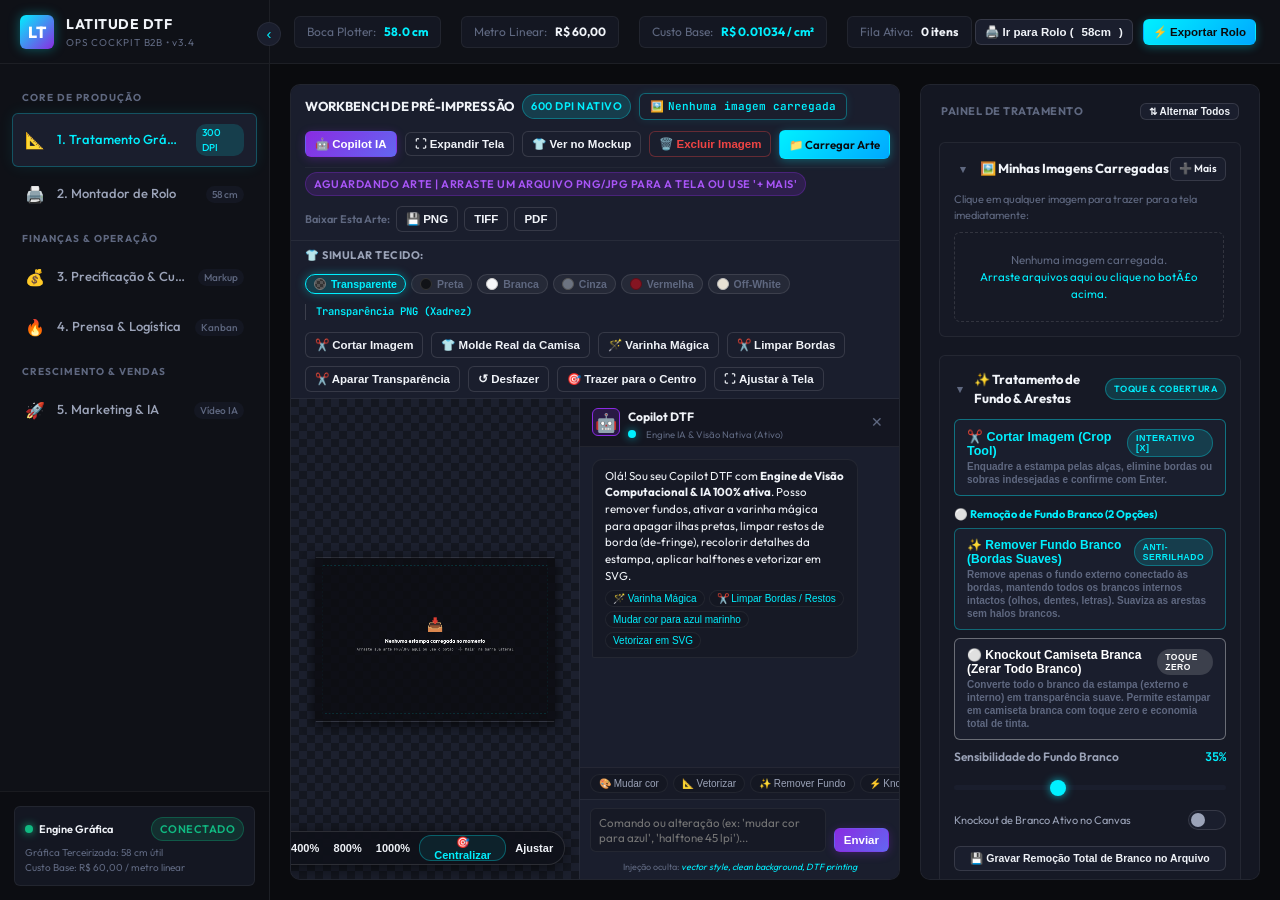
<file: index.html>
<!DOCTYPE html>
<html lang="pt-BR">
<head>
  <meta charset="UTF-8">
  <meta name="viewport" content="width=device-width, initial-scale=1.0">
  <title>Latitude DTF Ops Cockpit // Gestão Operacional de Estamparia DTF</title>
  <meta name="description" content="Cockpit B2B fechado para automação de pré-impressão gráfica DTF, montagem de rolo de 58cm com auto-nesting, precificação por cm² e controle de prensagem térmica.">

  <!-- Fontes Modernas de Alta Precisão (Outfit & JetBrains Mono) -->
  <link rel="preconnect" href="https://fonts.googleapis.com">
  <link rel="preconnect" href="https://fonts.gstatic.com" crossorigin>
  <link href="https://fonts.googleapis.com/css2?family=JetBrains+Mono:wght@400;500;700&family=Outfit:wght@300;400;500;600;700;800;900&display=swap" rel="stylesheet">

  <!-- Estilos da Aplicação -->
  <link rel="stylesheet" href="css/design-system.css">
  <link rel="stylesheet" href="css/modules.css">
</head>
<body>

  <div class="app-container">
    
    <!-- SIDEBAR LATERAL NAVEGACIONAL (ESTILO ADOBE / FIGMA) -->
    <aside class="sidebar" id="appSidebar">
      <button type="button" class="sidebar-collapse-btn" id="btnSidebarCollapse" title="Recolher / expandir menu (Ctrl+B)" aria-label="Recolher menu lateral">‹</button>
      <div class="sidebar-header">
        <div class="brand-icon">LT</div>
        <div class="brand-text">
          <h1>LATITUDE DTF</h1>
          <p>OPS COCKPIT B2B • v3.4</p>
        </div>
      </div>

      <nav class="sidebar-nav">
        <div class="nav-section-title">Core de Produção</div>
        
        <div class="nav-item active" data-tab="module-image-engine" id="navItemImageEngine" title="1. Tratamento Gráfico">
          <span class="icon">📐</span>
          <span class="nav-label">1. Tratamento Gráfico</span>
          <span class="item-badge">300 DPI</span>
        </div>

        <div class="nav-item" data-tab="module-gang-sheet" id="navItemGangSheet" title="2. Montador de Rolo">
          <span class="icon">🖨️</span>
          <span class="nav-label">2. Montador de Rolo</span>
          <span class="item-badge" id="sidebarRollBadge">58 cm</span>
        </div>

        <div class="nav-section-title">Finanças & Operação</div>

        <div class="nav-item" data-tab="module-pricing" id="navItemPricing" title="3. Precificação & Custos">
          <span class="icon">💰</span>
          <span class="nav-label">3. Precificação & Custos</span>
          <span class="item-badge">Markup</span>
        </div>

        <div class="nav-item" data-tab="module-production" id="navItemProduction" title="4. Prensa & Logística">
          <span class="icon">🔥</span>
          <span class="nav-label">4. Prensa & Logística</span>
          <span class="item-badge">Kanban</span>
        </div>

        <div class="nav-section-title">Crescimento & Vendas</div>

        <div class="nav-item" data-tab="module-marketing" id="navItemMarketing" title="5. Marketing & IA">
          <span class="icon">🚀</span>
          <span class="nav-label">5. Marketing & IA</span>
          <span class="item-badge">Vídeo IA</span>
        </div>
      </nav>

      <div class="sidebar-footer">
        <div class="server-status-card">
          <div style="display: flex; align-items: center; justify-content: space-between; margin-bottom: 4px;">
            <span style="font-weight: 600; color: var(--text-primary);"><span class="status-dot online"></span>Engine Gráfica</span>
            <span class="badge badge-green">Conectado</span>
          </div>
          <div style="color: var(--text-muted); font-size: 10px;">
            Gráfica Terceirizada: 58 cm útil<br>
            Custo Base: R$ 60,00 / metro linear
          </div>
        </div>
      </div>
    </aside>

    <!-- ÁREA PRINCIPAL DA WORKSTATION -->
    <div class="main-wrapper">
      
      <!-- HEADER OPERACIONAL COM MÉTRICAS EM TEMPO REAL -->
      <header class="top-header">
        <div class="metrics-strip">
          <div class="metric-pill">
            <span class="label">Boca Plotter:</span>
            <span class="value highlight" id="headerPlotterMouthDisplay">58.0 cm</span>
          </div>
          <div class="metric-pill">
            <span class="label">Metro Linear:</span>
            <span class="value">R$ 60,00</span>
          </div>
          <div class="metric-pill">
            <span class="label">Custo Base:</span>
            <span class="value highlight" id="metricCm2Cost">R$ 0,01034 / cm²</span>
          </div>
          <div class="metric-pill">
            <span class="label">Fila Ativa:</span>
            <span class="value" id="rollQueueCount">4 itens</span>
          </div>
        </div>

        <div class="header-actions">
          <button class="btn btn-secondary btn-sm" onclick="document.getElementById('navItemGangSheet').click()" style="white-space: nowrap;">
            🖨️ Ir para Rolo (<span id="headerSmallPlotterWidth">58cm</span>)
          </button>
          <button class="btn btn-primary btn-sm" onclick="window.gangSheetService.exportForPrintShop('PNG')" style="white-space: nowrap;">
            ⚡ Exportar Rolo
          </button>
        </div>
      </header>

      <!-- CONTEÚDO DOS MÓDULOS -->
      <main class="module-content">

        <!-- ================================================================ -->
        <!-- MÓDULO 1: TRATAMENTO GRÁFICO (ENGINE DE IMAGEM 300 DPI)          -->
        <!-- ================================================================ -->
        <section class="module-pane active" id="module-image-engine">
          <div class="image-studio">
            
            <!-- VIEWPORT DO CANVAS -->
            <div class="canvas-viewport-box">
              <div class="viewport-toolbar responsive-toolbar">
                <div class="toolbar-top-row">
                  <div class="toolbar-group">
                    <span style="font-weight: 700; font-size: 13px; color: var(--text-primary); white-space: nowrap;">WORKBENCH DE PRÉ-IMPRESSÃO</span>
                    <span class="badge badge-cyan" id="topbarDpiBadge">600 DPI NATIVO</span>
                    <span class="active-filename-badge font-mono" id="activeImageBadge" title="Imagem Ativa em Edição">
                      <span style="color: var(--accent-cyan); margin-right: 4px;">🖼️</span><span id="activeImageFilename">Nenhuma imagem carregada</span>
                    </span>
                  </div>
                  <div class="toolbar-actions">
                    <button class="btn btn-accent btn-sm" id="btnToggleCopilotPanel" onclick="window.aiCopilotService.togglePanel()" title="Terminal Copilot IA ao lado do Canvas">
                      🤖 Copilot IA
                    </button>
                    <button class="btn btn-secondary btn-sm" id="btnToggleCanvasFocus" onclick="window.imageEngineService.toggleFocusMode()" title="Expandir área do Canvas na tela inteira">
                      ⛶ Expandir Tela
                    </button>
                    <button class="btn btn-secondary btn-sm" onclick="window.imageEngineService.openQuickMockupModal()" title="Ver como fica na camiseta">
                      👕 Ver no Mockup
                    </button>
                    <button class="btn btn-secondary btn-sm" onclick="window.imageEngineService.clearActiveArtwork()" title="Excluir ou descarregar esta arte da tela" style="color: var(--accent-red); border-color: rgba(239, 68, 68, 0.35);">
                      🗑️ Excluir Imagem
                    </button>
                    <label class="btn btn-primary btn-sm" style="cursor: pointer; gap: 6px; white-space: nowrap;">
                      📁 Carregar Arte
                      <input type="file" id="imageFileInput" accept="image/*" multiple style="display: none;">
                    </label>
                  </div>
                </div>

                <div class="toolbar-bottom-row">
                  <span class="badge badge-purple" id="canvasRulerInfo">GRADE: GG | 32 × 42 CM | 7559 × 9921 PX (600 DPI) | ÁREA: 1344 CM² | CUSTO DTF: R$ 13.90</span>
                  
                  <div class="export-dropdown-group">
                    <span style="font-size: 11px; color: var(--text-muted); font-weight: 600;">Baixar Esta Arte:</span>
                    <button class="btn btn-secondary btn-sm" onclick="window.imageEngineService.exportSingleArtwork('PNG')" title="Baixar PNG transparente">💾 PNG</button>
                    <button class="btn btn-secondary btn-sm" onclick="window.imageEngineService.exportSingleArtwork('TIFF')" title="Baixar TIFF CMYK/RGB em alta resolução">TIFF</button>
                    <button class="btn btn-secondary btn-sm" onclick="window.imageEngineService.exportSingleArtwork('PDF')" title="Baixar PDF vetorial calibrado em cm">PDF</button>
                  </div>
                </div>
              </div>

              <!-- FAIXA DE CONTROLE DE VISUALIZAÇÃO: TECIDO & CENTRALIZAÇÃO (NÃO COBRE A IMAGEM) -->
              <div class="workbench-substrip">
                <div class="substrip-left">
                  <span class="substrip-label">👕 Simular Tecido:</span>
                  <div class="fabric-sim-btn-group">
                    <button class="sim-fabric-btn active" data-bg="checkerboard" onclick="window.imageEngineService.setCanvasBackground('checkerboard')" title="Transparência PNG pura">
                      <span class="sim-swatch swatch-check"></span> <span>Transparente</span>
                    </button>
                    <button class="sim-fabric-btn" data-bg="black" onclick="window.imageEngineService.setCanvasBackground('black')" title="Camiseta Preta (Visualizar Knockout Toque Zero)">
                      <span class="sim-swatch" style="background: #111317; border: 1px solid #333;"></span> <span>Preta</span>
                    </button>
                    <button class="sim-fabric-btn" data-bg="white" onclick="window.imageEngineService.setCanvasBackground('white')" title="Camiseta Branca">
                      <span class="sim-swatch" style="background: #f7f8fa; border: 1px solid #ccc;"></span> <span>Branca</span>
                    </button>
                    <button class="sim-fabric-btn" data-bg="gray" onclick="window.imageEngineService.setCanvasBackground('gray')" title="Cinza Mescla">
                      <span class="sim-swatch" style="background: #6c7380; border: 1px solid #555;"></span> <span>Cinza</span>
                    </button>
                    <button class="sim-fabric-btn" data-bg="red" onclick="window.imageEngineService.setCanvasBackground('red')" title="Vermelha Carmim">
                      <span class="sim-swatch" style="background: #851522; border: 1px solid #5c0e18;"></span> <span>Vermelha</span>
                    </button>
                    <button class="sim-fabric-btn" data-bg="offwhite" onclick="window.imageEngineService.setCanvasBackground('offwhite')" title="Off-White Bege">
                      <span class="sim-swatch" style="background: #e8e2d5; border: 1px solid #bbb;"></span> <span>Off-White</span>
                    </button>
                  </div>
                  <span class="fabric-active-indicator font-mono" id="canvasBgModeLabel">Transparência PNG (Xadrez)</span>
                </div>

                <div class="substrip-right">
                  <button type="button" class="btn btn-secondary btn-sm" id="btnSubstripCrop" onclick="window.imageEngineService.toggleCropMode()" title="Cortar imagem: recorte livre ou proporção fixa com retângulo interativo [Atalho: X]">
                    ✂️ Cortar Imagem
                  </button>
                  <button type="button" class="btn btn-secondary btn-sm" id="btnSubstripShirtSim" onclick="window.imageEngineService.toggleShirtSimulation()" title="Simular estampa na medida exata da camiseta selecionada do fornecedor [Medidas Reais em cm]">
                    👕 Molde Real da Camisa
                  </button>
                  <button type="button" class="btn btn-secondary btn-sm" id="btnSubstripWand" onclick="window.imageEngineService.toggleMagicWand()" title="Ativar Varinha Mágica: clique sobre qualquer área preta ou fundo indesejado para apagar [Atalho: W]">
                    🪄 Varinha Mágica
                  </button>
                  <button type="button" class="btn btn-secondary btn-sm" onclick="window.imageEngineService.cleanArtworkEdges(1)" title="Eliminar halos escuros e restos de preto nas bordas (Choke 1px + De-fringe)">
                    ✂️ Limpar Bordas
                  </button>
                  <button type="button" class="btn btn-secondary btn-sm" onclick="window.imageEngineService.trimActiveArtworkTransparency()" title="Aparar margens transparentes vazias para que a estampa corresponda 100% à arte visível">
                    ✂️ Aparar Transparência
                  </button>
                  <button type="button" class="btn btn-secondary btn-sm" onclick="window.imageEngineService.undoLastAction()" title="Desfazer última alteração [Ctrl+Z]">
                    ↺ Desfazer
                  </button>
                  <button type="button" class="btn btn-secondary btn-sm" onclick="window.imageEngineService.centerArtwork(false)" title="Trazer a estampa exatamente para o centro do Canvas (Atalho: C)">
                    🎯 Trazer para o Centro
                  </button>
                  <button type="button" class="btn btn-secondary btn-sm" onclick="window.imageEngineService.centerArtwork(true)" title="Ajustar tamanho da imagem para caber na tela (Atalho: F)">
                    ⛶ Ajustar à Tela
                  </button>
                </div>
              </div>

              <!-- LINHA PRINCIPAL DO WORKBENCH: CANVAS 100% DESOBSTRUÍDO + COPILOT IA -->
              <div class="canvas-copilot-row">
                <div class="viewport-canvas-center checkerboard-bg">
                  <!-- Dropzone Overlay ao arrastar arquivos -->
                  <div class="dropzone-overlay" id="canvasDropOverlay">
                    <div class="dropzone-content">
                      <div style="font-size: 38px; margin-bottom: 8px;">📥</div>
                      <strong style="font-size: 16px; color: var(--accent-cyan);">Solte sua imagem aqui</strong>
                      <p style="font-size: 12px; color: var(--text-secondary); margin-top: 4px;">Suporte a múltiplos arquivos PNG, JPG, WebP e TIFF</p>
                    </div>
                  </div>

                  <!-- BARRA FLUTUANTE DE CORTE INTERATIVO (CROP TOOL) -->
                  <div class="crop-floating-bar" id="cropFloatingBar" style="display: none;">
                    <div class="crop-bar-title font-mono">✂️ CORTE INTERATIVO</div>
                    <div class="crop-bar-info font-mono" id="cropBarInfo">0 × 0 px</div>
                    <div class="crop-bar-ratios">
                      <button type="button" class="crop-ratio-btn active" id="btnCropAspectFree" data-ratio="free" onclick="window.imageEngineService.setCropAspect('free')">Livre</button>
                      <button type="button" class="crop-ratio-btn" id="btnCropAspect11" data-ratio="1:1" onclick="window.imageEngineService.setCropAspect('1:1')">1:1 (Quadrado)</button>
                      <button type="button" class="crop-ratio-btn" id="btnCropAspectOrig" data-ratio="original" onclick="window.imageEngineService.setCropAspect('original')">Original</button>
                      <button type="button" class="crop-ratio-btn" onclick="window.imageEngineService.snapCropToArtwork()" title="Ajusta o retângulo aos limites exatos da estampa visível">Auto-Detectar</button>
                    </div>
                    <div class="crop-bar-actions">
                      <button type="button" class="btn btn-secondary btn-sm" onclick="window.imageEngineService.cancelCrop()" title="Cancelar corte (Esc)">✕ Cancelar</button>
                      <button type="button" class="btn btn-primary btn-sm" onclick="window.imageEngineService.applyCrop()" title="Confirmar corte (Enter)">✓ Aplicar Corte</button>
                    </div>
                  </div>

                  <!-- SUPER ZOOM NO CANVAS (ATÉ 1000% COM PAN DIRETO E CENTRALIZADOR) -->
                  <div class="canvas-zoom-floating-bar">
                    <button class="zoom-btn" onclick="window.imageEngineService.zoomOut()" title="Diminuir Zoom">−</button>
                    <span class="zoom-level-text font-mono" id="canvasZoomDisplay">100%</span>
                    <button class="zoom-btn" onclick="window.imageEngineService.zoomIn()" title="Aumentar Zoom">+</button>
                    <button class="zoom-btn" onclick="window.imageEngineService.setZoomQuick(0.5)">50%</button>
                    <button class="zoom-btn" onclick="window.imageEngineService.setZoomQuick(1.0)">100%</button>
                    <button class="zoom-btn" onclick="window.imageEngineService.setZoomQuick(2.0)">200%</button>
                    <button class="zoom-btn" onclick="window.imageEngineService.setZoomQuick(4.0)">400%</button>
                    <button class="zoom-btn" onclick="window.imageEngineService.setZoomQuick(8.0)">800%</button>
                    <button class="zoom-btn" onclick="window.imageEngineService.setZoomQuick(10.0)">1000%</button>
                    <button class="zoom-btn zoom-btn-center" onclick="window.imageEngineService.centerArtwork(false)" title="Trazer imagem para o centro da tela (Atalho: C)">🎯 Centralizar</button>
                    <button class="zoom-btn" onclick="window.imageEngineService.setZoomQuick('fit')" title="Ajustar à Tela (Atalho: F)">Ajustar</button>
                  </div>

                  <canvas id="artEngineCanvas"></canvas>
                </div>

                <!-- TERMINAL COPILOT IA (INTEGRADO AO LADO DO CANVAS) -->
                <aside class="copilot-panel" id="copilotChatPanel">
                  <div class="copilot-header">
                    <div style="display: flex; align-items: center; gap: 8px;">
                      <span class="copilot-badge-icon">🤖</span>
                      <div>
                        <strong style="font-size: 12px; color: var(--text-primary);">Copilot DTF</strong>
                        <div style="font-size: 9.5px; color: var(--text-muted); display: flex; align-items: center; gap: 4px;">
                          <span class="status-dot online" id="copilotBackendStatus"></span>
                          <span id="copilotBackendText">Engine Local / IA</span>
                        </div>
                      </div>
                    </div>
                    <button type="button" class="btn-icon-subtle" id="btnCopilotToggleClose" title="Fechar painel do Copilot">✕</button>
                  </div>

                  <div class="copilot-messages" id="copilotMessagesList">
                    <!-- Mensagens inseridas via aiCopilot.js -->
                  </div>

                  <div class="copilot-quick-prompts">
                    <button type="button" class="copilot-chip" data-prompt="mudar a cor principal para vermelho">🎨 Mudar cor</button>
                    <button type="button" class="copilot-chip" data-prompt="vetorizar estampa para svg">📐 Vetorizar</button>
                    <button type="button" class="copilot-chip" data-prompt="remover fundo mantendo contorno">✨ Remover Fundo</button>
                    <button type="button" class="copilot-chip" data-prompt="aplicar knockout para camisa preta">⚡ Knockout</button>
                  </div>

                  <div class="copilot-input-box">
                    <textarea class="copilot-textarea" id="copilotChatInput" placeholder="Comando ou alteração (ex: 'mudar cor para azul', 'halftone 45 lpi')..." rows="2"></textarea>
                    <button type="button" class="btn btn-accent btn-sm" id="btnCopilotSend">Enviar</button>
                  </div>
                  <div class="copilot-hint-info">Injeção oculta: <i>vector style, clean background, DTF printing</i></div>
                </aside>
              </div>
            </div>

            <!-- PAINEL LATERAL DE FERRAMENTAS GRÁFICAS -->
            <div class="studio-tools-panel">
              
              <!-- Barra Superior de Controle do Painel -->
              <div style="display: flex; align-items: center; justify-content: space-between; margin-bottom: 4px; padding: 0 2px;">
                <span style="font-size: 11px; font-weight: 700; color: var(--text-muted); text-transform: uppercase; letter-spacing: 0.5px;">Painel de Tratamento</span>
                <button type="button" class="btn btn-secondary btn-sm" onclick="window.toggleAllToolBlocks()" style="font-size: 10px; padding: 2px 8px;" title="Recolher ou expandir todas as sessões">
                  ⇅ Alternar Todos
                </button>
              </div>

              <!-- 1. Galeria das Imagens Carregadas pelo Usuário -->
              <div class="tool-block" id="blockUploadedGallery">
                <div class="tool-block-header">
                  <div class="tool-block-header-left">
                    <span class="tool-block-chevron">▾</span>
                    <span>🖼️ Minhas Imagens Carregadas</span>
                  </div>
                  <div class="tool-block-header-right">
                    <label class="btn btn-secondary btn-sm" style="cursor: pointer; padding: 3px 8px; font-size: 10.5px;" title="Carregar nova imagem">
                      ➕ Mais
                      <input type="file" id="imageFileInputMulti" accept="image/*" multiple style="display: none;">
                    </label>
                  </div>
                </div>
                <div style="font-size: 11px; color: var(--text-muted); margin-bottom: 8px;">
                  Clique em qualquer imagem para trazer para a tela imediatamente:
                </div>
                <div class="uploaded-gallery-list" id="uploadedGalleryContainer">
                  <!-- Renderizado dinamicamente via imageEngine.js -->
                </div>
              </div>

              <!-- 2. TRATAMENTO DE FUNDO & KNOCKOUT (Ações mais utilizadas no topo) -->
              <div class="tool-block" id="blockBgKnockout">
                <div class="tool-block-header">
                  <div class="tool-block-header-left">
                    <span class="tool-block-chevron">▾</span>
                    <span>✨ Tratamento de Fundo & Arestas</span>
                  </div>
                  <div class="tool-block-header-right">
                    <span class="badge badge-cyan" style="font-size: 9px;">Toque & Cobertura</span>
                  </div>
                </div>
                
                <!-- 1. FERRAMENTA DE CORTE INTERATIVO (CROP TOOL) -->
                <button type="button" class="btn btn-secondary" id="btnSidebarCrop" onclick="window.imageEngineService.toggleCropMode()" style="display: flex; flex-direction: column; align-items: flex-start; text-align: left; padding: 9px 12px; gap: 2px; border-color: rgba(0, 240, 255, 0.4); margin-bottom: 10px;">
                  <div style="display: flex; align-items: center; justify-content: space-between; width: 100%;">
                    <strong style="color: var(--accent-cyan); font-size: 12.5px;">✂️ Cortar Imagem (Crop Tool)</strong>
                    <span class="badge badge-cyan" style="font-size: 9px;">Interativo [X]</span>
                  </div>
                  <span style="font-size: 10px; color: var(--text-muted); line-height: 1.3;">
                    Enquadre a estampa pelas alças, elimine bordas ou sobras indesejadas e confirme com Enter.
                  </span>
                </button>

                <!-- 2. REMOÇÃO DE FUNDO BRANCO (2 OPÇÕES DEDICADAS) -->
                <div style="font-size: 11px; font-weight: 700; color: var(--accent-cyan); margin-bottom: 6px; display: flex; align-items: center; gap: 5px;">
                  <span>⚪ Remoção de Fundo Branco (2 Opções)</span>
                </div>
                <div style="display: flex; flex-direction: column; gap: 8px; margin-bottom: 8px;">
                  <!-- Opção 1: Remover Fundo Branco Suavizado -->
                  <button class="btn btn-secondary" onclick="window.imageEngineService.removeWhiteBackgroundContour()" style="display: flex; flex-direction: column; align-items: flex-start; text-align: left; padding: 9px 12px; gap: 2px; border-color: rgba(0, 240, 255, 0.35);">
                    <div style="display: flex; align-items: center; justify-content: space-between; width: 100%;">
                      <strong style="color: var(--accent-cyan); font-size: 12px;">✨ Remover Fundo Branco (Bordas Suaves)</strong>
                      <span class="badge badge-cyan" style="font-size: 8.5px;">Anti-Serrilhado</span>
                    </div>
                    <span style="font-size: 10px; color: var(--text-muted); line-height: 1.3;">
                      Remove <b>apenas o fundo externo</b> conectado às bordas, mantendo <b>todos os brancos internos intactos</b> (olhos, dentes, letras). Suaviza as arestas sem halos brancos.
                    </span>
                  </button>

                  <!-- Opção 2: Knockout para Camiseta Branca (Zerar Todo Branco) -->
                  <button class="btn btn-secondary" onclick="window.imageEngineService.knockoutForWhiteShirt()" style="display: flex; flex-direction: column; align-items: flex-start; text-align: left; padding: 9px 12px; gap: 2px; border-color: rgba(255, 255, 255, 0.35);">
                    <div style="display: flex; align-items: center; justify-content: space-between; width: 100%;">
                      <strong style="color: #ffffff; font-size: 12px;">⚪ Knockout Camiseta Branca (Zerar Todo Branco)</strong>
                      <span class="badge" style="background: rgba(255, 255, 255, 0.15); color: #fff; font-size: 8.5px;">Toque Zero</span>
                    </div>
                    <span style="font-size: 10px; color: var(--text-muted); line-height: 1.3;">
                      Converte <b>todo o branco da estampa (externo e interno) em transparência suave</b>. Permite estampar em camiseta branca com toque zero e economia total de tinta.
                    </span>
                  </button>
                </div>

                <div class="form-group" style="margin-top: 6px; margin-bottom: 6px;">
                  <div class="form-label">
                    <span>Sensibilidade do Fundo Branco</span>
                    <span id="whiteToleranceVal" class="font-mono" style="color: var(--accent-cyan); font-weight: 700;">35%</span>
                  </div>
                  <input type="range" id="sliderWhiteRemovalTolerance" min="5" max="85" value="35" oninput="window.imageEngineService.setWhiteTolerance(this.value)">
                </div>

                <div class="toggle-wrapper" style="margin-bottom: 6px;">
                  <span style="font-size: 11px; color: var(--text-secondary);">Knockout de Branco Ativo no Canvas</span>
                  <label class="toggle-switch">
                    <input type="checkbox" id="toggleWhiteKnockout">
                    <span class="slider-round"></span>
                  </label>
                </div>

                <button type="button" class="btn btn-secondary btn-sm" onclick="window.imageEngineService.applyPermanentWhiteKnockout()" style="width: 100%; margin-bottom: 12px; font-size: 10.5px; padding: 5px 8px;" title="Converte permanentemente todo o branco da imagem em transparência e apara as bordas">
                  💾 Gravar Remoção Total de Branco no Arquivo
                </button>

                <!-- 3. OUTROS TRATAMENTOS DE FUNDO & CAMISETA PRETA -->
                <div style="font-size: 11px; font-weight: 700; color: var(--text-secondary); margin-bottom: 6px;">
                  <span>Outros Tratamentos de Fundo:</span>
                </div>
                
                <div style="display: flex; flex-direction: column; gap: 8px;">
                  <!-- Botão: Apenas Remover Fundo -->
                  <button class="btn btn-secondary" onclick="window.imageEngineService.removeBackgroundOnly()" style="display: flex; flex-direction: column; align-items: flex-start; text-align: left; padding: 9px 12px; gap: 2px;">
                    <div style="display: flex; align-items: center; justify-content: space-between; width: 100%;">
                      <strong style="color: var(--accent-cyan); font-size: 12.5px;">✨ Apenas Remover Fundo</strong>
                      <span class="badge badge-cyan" style="font-size: 9px;">Anime / Mangá</span>
                    </div>
                    <span style="font-size: 10px; color: var(--text-muted); line-height: 1.3;">
                      Remove o fundo mantendo <b>todo o preto e cores sólidas intactos</b> (cobertura total de tinta branca por baixo).
                    </span>
                  </button>

                  <!-- Botão: Knockout para Camisa Preta -->
                  <button class="btn btn-secondary" onclick="window.imageEngineService.knockoutForBlackShirt()" style="display: flex; flex-direction: column; align-items: flex-start; text-align: left; padding: 9px 12px; gap: 2px;">
                    <div style="display: flex; align-items: center; justify-content: space-between; width: 100%;">
                      <strong style="color: var(--accent-amber); font-size: 12.5px;">⚡ Knockout para Camisa Preta</strong>
                      <span class="badge badge-amber" style="font-size: 9px;">Economia & Toque Zero</span>
                    </div>
                    <span style="font-size: 10px; color: var(--text-muted); line-height: 1.3;">
                      Remove o fundo e <b>zera tons pretos</b> para o tecido preto preencher o desenho.
                    </span>
                  </button>
                </div>

                <div class="form-group" style="margin-top: 10px; margin-bottom: 6px;">
                  <div class="form-label">
                    <span>Sensibilidade / Tolerância da Remoção</span>
                    <span id="bgToleranceVal" class="font-mono" style="color: var(--accent-cyan); font-weight: 700;">35%</span>
                  </div>
                  <input type="range" id="sliderBgRemovalTolerance" min="5" max="90" value="35" oninput="window.imageEngineService.setBgTolerance(this.value)">
                </div>

                <div class="toggle-wrapper" style="margin-bottom: 10px;">
                  <span style="font-size: 11px; color: var(--text-secondary);" id="labelIncludeIslands">Eliminar Ilhas / Vazados (Chifres, Letras)</span>
                  <label class="toggle-switch">
                    <input type="checkbox" id="toggleBgIncludeIslands" onchange="window.imageEngineService.setIncludeIslands(this.checked)">
                    <span class="slider-round"></span>
                  </label>
                </div>

                <!-- FERRAMENTAS DE PRECISÃO: VARINHA MÁGICA & TRATAMENTO DE BORDAS -->
                <div style="background: rgba(0, 0, 0, 0.25); border: 1px solid var(--border-subtle); border-radius: var(--radius-sm); padding: 10px; margin-bottom: 10px;">
                  <div style="display: flex; align-items: center; justify-content: space-between; margin-bottom: 8px;">
                    <strong style="font-size: 11.5px; color: var(--accent-cyan); display: flex; align-items: center; gap: 5px;">
                      🪄 Varinha Mágica & Bordas
                    </strong>
                    <span class="badge badge-cyan" style="font-size: 8.5px;">Clique & Apague</span>
                  </div>
                  
                  <div style="display: grid; grid-template-columns: 1fr 1fr; gap: 6px; margin-bottom: 8px;">
                    <button type="button" class="btn btn-secondary btn-sm" id="btnToggleMagicWand" onclick="window.imageEngineService.toggleMagicWand()" title="Ativar modo de clique para apagar [Atalho: W]" style="padding: 6px 4px; font-size: 11px;">
                      🪄 Varinha (W)
                    </button>
                    <button type="button" class="btn btn-secondary btn-sm" onclick="window.imageEngineService.undoLastAction()" title="Desfazer última remoção [Ctrl+Z]" style="padding: 6px 4px; font-size: 11px;">
                      ↺ Desfazer (Ctrl+Z)
                    </button>
                  </div>

                  <div style="font-size: 10px; color: var(--text-muted); margin-bottom: 6px;">
                    Eliminar restos de preto e halos nas bordas (Choke):
                  </div>
                  <div style="display: grid; grid-template-columns: 1fr 1fr; gap: 6px;">
                    <button type="button" class="btn btn-secondary btn-sm" onclick="window.imageEngineService.cleanArtworkEdges(1)" title="Encolhe a borda em 1px eliminando a linha preta residual" style="padding: 5px 3px; font-size: 10.5px;">
                      ✂️ Limpar Bordas (1px)
                    </button>
                    <button type="button" class="btn btn-secondary btn-sm" onclick="window.imageEngineService.cleanArtworkEdges(2)" title="Encolhimento mais forte de 2px para arestas muito sujas" style="padding: 5px 3px; font-size: 10.5px;">
                      ✂️ Choke Forte (2px)
                    </button>
                  </div>
                </div>

                <div class="toggle-wrapper" style="margin-top: 6px;">
                  <span style="font-size: 11.5px; color: var(--text-secondary);">Knockout Ativo no Canvas</span>
                  <label class="toggle-switch">
                    <input type="checkbox" id="toggleBlackKnockout">
                    <span class="slider-round"></span>
                  </label>
                </div>

                <div class="form-group" style="margin-top: 6px; margin-bottom: 4px;">
                  <div class="form-label">
                    <span>Sensibilidade / Tolerância do Preto (Knockout)</span>
                    <span id="knockoutThresholdVal" class="font-mono" style="color: var(--accent-cyan); font-weight: 700;">28</span>
                  </div>
                  <input type="range" id="sliderKnockoutThreshold" min="5" max="80" value="28">
                </div>

                <!-- AUTO-APARAR BORDAS TRANSPARENTES -->
                <button type="button" class="btn btn-secondary btn-sm" id="btnAutoTrimTransparency" onclick="window.imageEngineService.trimActiveArtworkTransparency()" style="width: 100%; margin-top: 6px; padding: 7px 10px; font-size: 11px; display: flex; align-items: center; justify-content: space-between; border-color: rgba(0, 240, 255, 0.4); background: rgba(0, 240, 255, 0.05);" title="Remove todas as sobras vazias ao redor da arte, calibrando a medida exata da estampa e economizando espaço no rolo">
                  <span style="color: var(--accent-cyan); font-weight: 700;">✂️ Auto-Aparar Transparência</span>
                  <span class="badge badge-cyan" id="badgeTrimStatus" style="font-size: 9px;">Calibrar Arte Real</span>
                </button>

                <button class="btn btn-secondary btn-sm" onclick="window.imageEngineService.restoreOriginalArtwork()" style="width: 100%; margin-top: 4px; font-size: 11px;">
                  ↺ Restaurar Imagem Original
                </button>
              </div>

              <!-- 3. DIMENSÕES & TAMANHO DA ESTAMPA (Focado exclusivamente nas medidas da impressão) -->
              <div class="tool-block" id="blockPrintDimensions">
                <div class="tool-block-header">
                  <div class="tool-block-header-left">
                    <span class="tool-block-chevron">▾</span>
                    <span>📐 Dimensões da Estampa</span>
                  </div>
                  <div class="tool-block-header-right">
                    <span class="badge badge-cyan" id="shirtCurrentSpecsBadge">Tam M (28×37 cm)</span>
                  </div>
                </div>

                <div style="font-size: 11px; color: var(--text-muted); margin-bottom: 6px;">
                  Tamanhos padrão da estampa DTF:
                </div>

                <!-- Botões de Tamanhos Padrão da Estampa (Sem poluição de largura de camisa de fornecedor) -->
                <div class="size-grid-buttons supplier-size-grid" id="supplierSizeGridButtons">
                  <!-- Preenchido dinamicamente via renderSupplierSizeButtons() -->
                </div>

                <!-- Sliders e Inputs de Largura e Altura da Estampa em CM -->
                <div class="form-group" style="margin-top: 10px; margin-bottom: 8px;">
                  <div class="form-label">
                    <span>Largura da Estampa (cm)</span>
                    <div style="display: flex; align-items: center; gap: 6px;">
                      <input type="number" id="inputPrintWidthCm" min="5" max="65" step="0.5" value="28.0" style="width: 58px; padding: 2px 4px; font-size: 11px; text-align: right; background: var(--bg-surface); border: 1px solid var(--border-medium); color: var(--accent-cyan); font-weight: 700; border-radius: 4px;" onchange="window.imageEngineService.setPrintDimensionCm(parseFloat(this.value), null, document.getElementById('chkLockAspectRatio').checked)">
                      <span class="font-mono" style="font-size: 10.5px; color: var(--text-secondary);">cm</span>
                    </div>
                  </div>
                  <input type="range" id="sliderPrintWidthCm" min="6" max="55" step="0.5" value="28.0" oninput="window.imageEngineService.setPrintDimensionCm(parseFloat(this.value), null, document.getElementById('chkLockAspectRatio').checked)">
                </div>

                <div class="form-group" style="margin-bottom: 10px;">
                  <div class="form-label">
                    <span>Altura da Estampa (cm)</span>
                    <div style="display: flex; align-items: center; gap: 6px;">
                      <input type="number" id="inputPrintHeightCm" min="5" max="90" step="0.5" value="37.0" style="width: 58px; padding: 2px 4px; font-size: 11px; text-align: right; background: var(--bg-surface); border: 1px solid var(--border-medium); color: var(--accent-cyan); font-weight: 700; border-radius: 4px;" onchange="window.imageEngineService.setPrintDimensionCm(null, parseFloat(this.value), document.getElementById('chkLockAspectRatio').checked)">
                      <span class="font-mono" style="font-size: 10.5px; color: var(--text-secondary);">cm</span>
                    </div>
                  </div>
                  <input type="range" id="sliderPrintHeightCm" min="8" max="70" step="0.5" value="37.0" oninput="window.imageEngineService.setPrintDimensionCm(null, parseFloat(this.value), document.getElementById('chkLockAspectRatio').checked)">
                </div>

                <div style="display: flex; align-items: center; justify-content: space-between; margin-bottom: 10px;">
                  <label style="display: flex; align-items: center; gap: 6px; font-size: 11px; cursor: pointer; color: var(--text-secondary);">
                    <input type="checkbox" id="chkLockAspectRatio" checked onchange="DTFState.imageEngine.lockPrintAspectRatio = this.checked">
                    <span>Manter Proporção Original</span>
                  </label>
                  <button type="button" class="btn btn-secondary btn-sm" onclick="window.imageEngineService.setPrintDimensionCm(DTFState.getCurrentShirtSizeData().defaultPrintWidthCm, DTFState.getCurrentShirtSizeData().defaultPrintHeightCm)" style="font-size: 10px; padding: 2px 6px;">
                    ↺ Padrão da Grade
                  </button>
                </div>

                <!-- Medidor de Proporção no Tórax (Coverage Gauge) -->
                <div class="shirt-coverage-meter" style="background: var(--bg-surface); padding: 8px 10px; border-radius: var(--radius-sm); border: 1px solid var(--border-subtle); margin-bottom: 10px;">
                  <div style="display: flex; justify-content: space-between; align-items: center; margin-bottom: 4px;">
                    <span style="font-size: 10.5px; color: var(--text-secondary);">Cobertura do Tórax:</span>
                    <div style="display: flex; align-items: center; gap: 6px;">
                      <span class="font-mono" id="shirtCoveragePctDisplay" style="font-size: 12px; font-weight: 700; color: var(--accent-cyan);">54%</span>
                      <span class="badge badge-cyan" id="shirtCoverageFeedbackTag" style="font-size: 9px;">Proporção Padrão Ideal</span>
                    </div>
                  </div>
                  <div style="width: 100%; height: 6px; background: rgba(255,255,255,0.08); border-radius: 3px; overflow: hidden;">
                    <div id="shirtCoverageProgressBar" style="width: 54%; height: 100%; background: var(--accent-cyan); transition: width 0.2s ease, background 0.2s ease;"></div>
                  </div>
                </div>

                <!-- Presets Rápidos de Posicionamento -->
                <div style="margin-bottom: 6px; font-size: 10.5px; color: var(--text-muted);">
                  Posicionamento na Peça:
                </div>
                <div class="placement-presets-grid" style="display: grid; grid-template-columns: 1fr 1fr; gap: 6px;">
                  <button type="button" class="btn btn-secondary btn-sm" onclick="window.imageEngineService.setShirtPlacement('chest')" style="font-size: 10.5px; padding: 5px;">
                    🎯 Centro (4 Dedos)
                  </button>
                  <button type="button" class="btn btn-secondary btn-sm" onclick="window.imageEngineService.setShirtPlacement('pocket')" style="font-size: 10.5px; padding: 5px;">
                    👕 Bolso / Pocket
                  </button>
                  <button type="button" class="btn btn-secondary btn-sm" onclick="window.imageEngineService.setShirtPlacement('sleeve')" style="font-size: 10.5px; padding: 5px;">
                    💪 Manga Lateral
                  </button>
                  <button type="button" class="btn btn-secondary btn-sm" onclick="window.imageEngineService.setShirtPlacement('lower')" style="font-size: 10.5px; padding: 5px;">
                    🏷️ Barra Inferior
                  </button>
                </div>
              </div>

              <!-- 4. RESOLUÇÃO & DPI (Alta Definição para DTF) -->
              <div class="tool-block" id="blockResolutionDpi">
                <div class="tool-block-header">
                  <div class="tool-block-header-left">
                    <span class="tool-block-chevron">▾</span>
                    <span>🎯 Resolução & DPI Nativo</span>
                  </div>
                  <div class="tool-block-header-right">
                    <span class="badge badge-cyan" id="badgeCurrentDpi">600 DPI</span>
                  </div>
                </div>
                <div style="font-size: 11px; color: var(--text-muted); margin-bottom: 8px;">
                  Calibre a densidade de pontos da cabeça da impressora DTF:
                </div>
                <div class="dpi-preset-grid">
                  <button class="dpi-btn" data-dpi="300">300 DPI<br><span style="font-size: 9px; opacity: 0.7;">Padrão</span></button>
                  <button class="dpi-btn active" data-dpi="600">600 DPI<br><span style="font-size: 9px; opacity: 0.7;">Alta Def.</span></button>
                  <button class="dpi-btn" data-dpi="720">720 DPI<br><span style="font-size: 9px; opacity: 0.7;">Epson HD</span></button>
                  <button class="dpi-btn" data-dpi="1200">1200 DPI<br><span style="font-size: 9px; opacity: 0.7;">Ultra</span></button>
                  <button class="dpi-btn" data-dpi="1440">1440 DPI<br><span style="font-size: 9px; opacity: 0.7;">i3200 Max</span></button>
                  <button class="dpi-btn" data-dpi="2400">2400 DPI<br><span style="font-size: 9px; opacity: 0.7;">Extremo</span></button>
                </div>
                <div class="form-group" style="margin-top: 10px; margin-bottom: 4px;">
                  <div class="form-label">
                    <span>Ajuste Fino de DPI (150 a 4800 DPI)</span>
                    <span class="font-mono" id="sliderDpiValueDisplay" style="color: var(--accent-cyan); font-weight: 700;">600 DPI</span>
                  </div>
                  <input type="range" id="sliderCustomDpi" min="150" max="4800" step="50" value="600">
                </div>
              </div>

              <!-- 5. RESTAURAÇÃO E QUALIDADE IA (AI REDRAW & VETOR) -->
              <div class="tool-block" id="blockQualityVector">
                <div class="tool-block-header">
                  <div class="tool-block-header-left">
                    <span class="tool-block-chevron">▾</span>
                    <span>⚡ Restauração & Qualidade (IA & Vetor)</span>
                  </div>
                  <div class="tool-block-header-right">
                    <span class="badge badge-green" style="font-size: 9px;">Alta Fidelidade</span>
                  </div>
                </div>
                <div style="font-size: 11px; color: var(--text-muted); margin-bottom: 8px;">
                  Refinamento para impressão nítida na prensa térmica:
                </div>

                <div style="display: grid; grid-template-columns: 1fr 1fr; gap: 8px; margin-bottom: 12px;">
                  <button class="btn btn-secondary btn-sm" onclick="window.imageEngineService.vectorizeArtwork()" title="Converte bitmaps e logos em curvas SVG puras e escaláveis" style="padding: 8px 6px;">
                    📐 Vetorizar (SVG)
                  </button>
                  <button class="btn btn-accent btn-sm" onclick="window.imageEngineService.aiRedraw()" title="Reconstrói arestas borradas e refina detalhes via IA" style="padding: 8px 6px;">
                    🎨 Redesenho IA
                  </button>
                </div>

                <!-- 1. Super-Nitidez (Unsharp Mask) -->
                <div class="form-group" style="margin-bottom: 8px;">
                  <div class="form-label">
                    <span>Super-Nitidez (Unsharp Mask)</span>
                    <span id="valUnsharpDisplay" class="font-mono" style="color: var(--accent-cyan); font-weight: 700;">0%</span>
                  </div>
                  <input type="range" id="sliderUnsharpStrength" min="0" max="100" value="0" oninput="window.imageEngineService.setUnsharpStrength(this.value)">
                </div>

                <!-- 2. Remoção de Ruído JPEG (Denoise) -->
                <div class="form-group" style="margin-bottom: 8px;">
                  <div class="form-label">
                    <span>Anti-Ruído / Denoise JPEG</span>
                    <span id="valDenoiseDisplay" class="font-mono" style="color: var(--accent-purple-light); font-weight: 700;">0%</span>
                  </div>
                  <input type="range" id="sliderDenoiseStrength" min="0" max="100" value="0" oninput="window.imageEngineService.setDenoiseStrength(this.value)">
                </div>

                <!-- 3. Realce de Contraste & Cores DTF -->
                <div class="form-group" style="margin-bottom: 4px;">
                  <div class="form-label">
                    <span>Realce de Cores & Gama DTF</span>
                    <span id="valVibranceDisplay" class="font-mono" style="color: var(--accent-amber); font-weight: 700;">+0%</span>
                  </div>
                  <input type="range" id="sliderVibranceBoost" min="0" max="50" value="0" oninput="window.imageEngineService.setVibranceBoost(this.value)">
                </div>
              </div>

              <!-- 6. NOVO MOTOR HALFTONE (FIEL AO PHOTOSHOP) -->
              <div class="tool-block" id="blockHalftone">
                <div class="tool-block-header">
                  <div class="tool-block-header-left">
                    <span class="tool-block-chevron">▾</span>
                    <span>🏁 Motor Halftone DTF (Photoshop)</span>
                  </div>
                  <div class="tool-block-header-right">
                    <span class="badge badge-purple" id="badgeHalftoneStatus" style="font-size: 9px;">Desativado</span>
                  </div>
                </div>
                <div class="toggle-wrapper">
                  <span style="font-size: 12px; color: var(--text-secondary);">Converter degradês em micropontos</span>
                  <label class="toggle-switch">
                    <input type="checkbox" id="toggleHalftone">
                    <span class="slider-round"></span>
                  </label>
                </div>
                <div style="font-size: 10.5px; color: var(--text-muted); margin: 6px 0 10px; line-height: 1.3;">
                  Separação Lab: retícula aplicada <b>apenas em degradês e sombras</b>. Cores sólidas e contornos permanecem 100% nítidos sem perda de qualidade.
                </div>

                <!-- Controle 1: Frequência dos Pontos (Tamanho / LPI) -->
                <div class="form-group" style="margin-bottom: 10px;">
                  <div class="form-label">
                    <span>1. Frequência dos Pontos (Tamanho)</span>
                    <span id="halftoneLpiVal" class="font-mono" style="color: var(--accent-purple-light); font-weight: 700;">45 LPI</span>
                  </div>
                  <input type="range" id="sliderHalftoneLPI" min="10" max="100" value="45">
                  <div id="halftonePitchInfo" style="font-size: 10px; color: var(--text-muted); margin-top: 3px; font-family: 'JetBrains Mono', monospace;">
                    Tamanho do microponto: ~0.56 mm (45 linhas/pol)
                  </div>
                </div>

                <!-- Controle 2: Ângulo da Retícula -->
                <div class="form-group" style="margin-bottom: 4px;">
                  <div class="form-label">
                    <span>2. Ângulo da Retícula</span>
                    <span id="halftoneAngleVal" class="font-mono" style="color: var(--accent-cyan); font-weight: 700;">45°</span>
                  </div>
                  <input type="range" id="sliderHalftoneAngle" min="0" max="90" step="5" value="45">
                </div>
              </div>

              <!-- 7. Cor da Camiseta Alvo e Custo Estimado -->
              <div class="tool-block" id="blockShirtColorCost">
                <div class="tool-block-header">
                  <div class="tool-block-header-left">
                    <span class="tool-block-chevron">▾</span>
                    <span>👕 Tecido & Custo Estimado</span>
                  </div>
                </div>
                <div class="form-group" style="margin-bottom: 10px;">
                  <label class="form-label">Cor da Camiseta Alvo</label>
                  <select id="selectTargetShirtColor" class="form-input">
                    <option value="Preta" selected>Camiseta Preta (Ativa Knockout)</option>
                    <option value="Branca">Camiseta Branca</option>
                    <option value="Cinza">Cinza Mescla</option>
                    <option value="Off-White">Off-White / Bege</option>
                    <option value="Vermelha">Vermelha / Colorida</option>
                  </select>
                </div>
                <div style="display: flex; justify-content: space-between; align-items: center; padding-top: 6px;">
                  <span style="font-size: 12px; color: var(--text-muted);">Custo DTF Desta Peça:</span>
                  <span class="badge badge-cyan" id="dtfPieceCostEstimate" style="font-size: 14px; font-weight: 800;">R$ 0,00</span>
                </div>
              </div>

              <!-- Botão de Ação: Enviar ao Rolo -->
              <button class="btn btn-primary" id="btnPushToGangSheet" style="padding: 12px; font-size: 14px; width: 100%;">
                ➕ Adicionar ao Rolo (Módulo 2)
              </button>

            </div>
          </div>
        </section>

        <!-- ================================================================ -->
        <!-- MÓDULO 2: MONTADOR DE ROLO (AUTO GANG SHEET COM BOCA DA PLOTTER) -->
        <!-- ================================================================ -->
        <section class="module-pane" id="module-gang-sheet">
          <div class="gang-sheet-studio">
            
            <!-- VIEWPORT DO ROLO COM BOCA DA PLOTTER FLEXÍVEL -->
            <div class="roll-viewport-wrapper">
              <div class="viewport-toolbar">
                <div style="display: flex; align-items: center; gap: 10px; flex-wrap: wrap;">
                  <strong style="color: var(--text-primary); font-size: 13px;" id="rollMouthTitleDisplay">ROLO DTF: 58.0 CM (BOCA DA PLOTTER)</strong>
                  <span class="badge badge-cyan" id="rollGapBadge">Folga: 0.3 cm</span>
                  <span class="badge badge-green" id="rollUtilizationPct">92.4%</span>
                </div>
                <div style="display: flex; align-items: center; gap: 8px; flex-wrap: wrap;">
                  <button class="btn btn-secondary btn-sm" id="btnRollRotate" title="Girar a arte selecionada 90° (R)">↻ Girar 90°</button>
                  <button class="btn btn-secondary btn-sm" id="btnRollUndo" title="Desfazer (Ctrl+Z)">↶ Desfazer</button>
                  <div class="roll-zoom-group">
                    <button class="zoom-btn" id="btnRollZoomOut" title="Menos zoom (Ctrl + roda)">−</button>
                    <span id="rollZoomLabel">100%</span>
                    <button class="zoom-btn" id="btnRollZoomIn" title="Mais zoom (Ctrl + roda)">+</button>
                    <button class="zoom-btn" id="btnRollZoomFit" title="Ajustar à largura">↔</button>
                  </div>
                  <button class="btn btn-secondary btn-sm" id="btnExportRollProject" onclick="window.gangSheetService.exportRollProject()" title="Exportar layout e artes deste rolo (.dtfroll / JSON) para continuar depois">
                    💾 Salvar Projeto
                  </button>
                  <button class="btn btn-secondary btn-sm" id="btnImportRollProject" onclick="window.gangSheetService.triggerImportRollProject()" title="Abrir projeto de rolo salvo anteriormente (.dtfroll)">
                    📂 Abrir Projeto
                  </button>
                  <button class="btn btn-secondary btn-sm" id="btnAutoTrimRollItems" onclick="window.gangSheetService.autoTrimAllItems()" title="Apara o fundo transparente de todas as artes do rolo, compactando a montagem e economizando filme DTF">
                    ✂️ Aparar Fundo Transparente
                  </button>
                  <button class="btn btn-secondary btn-sm" id="btnRunAutoNesting" title="Reorganiza tudo automaticamente (opcional)">
                    ⚡ Auto-Nesting
                  </button>
                  <button class="btn btn-accent btn-sm" id="btnToggleFillers">
                    ✨ Preencher Sobras com Fillers
                  </button>
                </div>
              </div>
              <div class="roll-hint-bar">Arraste as artes livremente • <b>R</b> gira 90° • <b>Del</b> remove • setas ajustam (Shift = 1 cm) • <b>Alt</b> desliga o imã • Colisão ativa: uma arte nunca fica sobre outra</div>

              <div class="roll-canvas-container">
                <div class="roll-film-sheet">
                  <!-- Régua Métrica Dinâmica com a Boca da Plotter -->
                  <div class="roll-horizontal-ruler" id="rollRulerTicksContainer">
                    <span>0 cm</span>
                    <span>15 cm</span>
                    <span>30 cm</span>
                    <span>45 cm</span>
                    <span>58.0 cm (Boca da Plotter)</span>
                  </div>
                  <canvas id="rollFilmCanvas"></canvas>
                </div>
              </div>
            </div>

            <!-- PAINEL LATERAL DO ROLO: BOCA DA PLOTTER, ESTAMPAS INTERNAS, ESTATÍSTICAS E EXPORTAÇÃO -->
            <div class="roll-sidebar-tools">
              
              <!-- Barra Superior de Controle do Painel -->
              <div style="display: flex; align-items: center; justify-content: space-between; margin-bottom: 4px; padding: 0 2px;">
                <span style="font-size: 11px; font-weight: 700; color: var(--text-muted); text-transform: uppercase; letter-spacing: 0.5px;">Painel do Rolo</span>
                <button type="button" class="btn btn-secondary btn-sm" onclick="window.toggleAllToolBlocks()" style="font-size: 10px; padding: 2px 8px;" title="Recolher ou expandir todas as sessões">
                  ⇅ Alternar Todos
                </button>
              </div>

              <!-- 1. Ajuste da Boca da Plotter -->
              <div class="tool-block" id="blockPlotterWidth">
                <div class="tool-block-header">
                  <div class="tool-block-header-left">
                    <span class="tool-block-chevron">▾</span>
                    <span>Boca da Plotter (Largura Útil)</span>
                  </div>
                  <div class="tool-block-header-right">
                    <span class="badge badge-cyan" id="badgeRollWidthDisplay">58.0 cm</span>
                  </div>
                </div>
                <div style="font-size: 11px; color: var(--text-muted); margin-bottom: 6px;">
                  Selecione a bobina suportada pela impressora (recalcula custos e empacotamento):
                </div>
                <div class="plotter-preset-grid">
                  <button class="plotter-btn" data-width="30">30 cm<br><span style="font-size: 8.5px; opacity: 0.7;">A3 DTF</span></button>
                  <button class="plotter-btn" data-width="42">42 cm<br><span style="font-size: 8.5px; opacity: 0.7;">Compacta</span></button>
                  <button class="plotter-btn active" data-width="58">58 cm<br><span style="font-size: 8.5px; opacity: 0.7;">Padrão</span></button>
                  <button class="plotter-btn" data-width="60">60 cm<br><span style="font-size: 8.5px; opacity: 0.7;">Epson SC</span></button>
                  <button class="plotter-btn" data-width="70">70 cm<br><span style="font-size: 8.5px; opacity: 0.7;">Bobina 70</span></button>
                  <button class="plotter-btn" data-width="120">120 cm<br><span style="font-size: 8.5px; opacity: 0.7;">Industrial</span></button>
                </div>
                <div class="form-group" style="margin-top: 10px; margin-bottom: 4px;">
                  <div class="form-label">
                    <span>Largura Customizada (cm)</span>
                  </div>
                  <input type="number" class="form-input" id="inputCustomPlotterWidth" value="58.0" min="20" max="160" step="1.0">
                </div>
              </div>

              <!-- 2. ESTAMPAS INTERNAS DE GOLA (TAMANHOS PADRÃO - INSERÇÃO IMEDIATA) -->
              <div class="tool-block" id="blockInternalTags">
                <div class="tool-block-header">
                  <div class="tool-block-header-left">
                    <span class="tool-block-chevron">▾</span>
                    <span>🏷️ Estampas Internas (Gola)</span>
                  </div>
                  <div class="tool-block-header-right">
                    <span class="badge badge-cyan" id="badgeInternalTagsStatus">Tamanhos Padrão</span>
                  </div>
                </div>
                
                <div style="font-size: 11px; color: var(--text-muted); margin-bottom: 8px;">
                  Clique no tamanho para adicionar a etiqueta de gola direto no rolo:
                </div>

                <!-- Grade de Inserção Rápida no Rolo -->
                <div class="internal-tags-grid">
                  <button type="button" class="btn-internal-tag" onclick="window.gangSheetService.addInternalTagToRoll('PP')" title="Adicionar Estampa Interna Tam PP no Rolo">
                    <span class="tag-size-letter">PP</span>
                    <span class="tag-size-dim">6×7 cm</span>
                  </button>
                  <button type="button" class="btn-internal-tag" onclick="window.gangSheetService.addInternalTagToRoll('P')" title="Adicionar Estampa Interna Tam P no Rolo">
                    <span class="tag-size-letter">P</span>
                    <span class="tag-size-dim">6×7 cm</span>
                  </button>
                  <button type="button" class="btn-internal-tag" onclick="window.gangSheetService.addInternalTagToRoll('M')" title="Adicionar Estampa Interna Tam M no Rolo">
                    <span class="tag-size-letter">M</span>
                    <span class="tag-size-dim">6×7 cm</span>
                  </button>
                  <button type="button" class="btn-internal-tag" onclick="window.gangSheetService.addInternalTagToRoll('G')" title="Adicionar Estampa Interna Tam G no Rolo">
                    <span class="tag-size-letter">G</span>
                    <span class="tag-size-dim">6×7 cm</span>
                  </button>
                  <button type="button" class="btn-internal-tag" onclick="window.gangSheetService.addInternalTagToRoll('GG')" title="Adicionar Estampa Interna Tam GG no Rolo">
                    <span class="tag-size-letter">GG</span>
                    <span class="tag-size-dim">6×7 cm</span>
                  </button>
                  <button type="button" class="btn-internal-tag" onclick="window.gangSheetService.addInternalTagToRoll('XG')" title="Adicionar Estampa Interna Tam XG no Rolo">
                    <span class="tag-size-letter">XG</span>
                    <span class="tag-size-dim">6×7 cm</span>
                  </button>
                </div>

                <!-- Botão de Grade Completa -->
                <button type="button" class="btn btn-secondary btn-sm" onclick="window.gangSheetService.addAllInternalTagsToRoll()" style="width: 100%; margin-top: 8px; margin-bottom: 8px; font-size: 11px; display: flex; align-items: center; justify-content: center; gap: 6px;">
                  <span>➕ Inserir Grade Completa (PP ao XG)</span>
                </button>

                <!-- Painel de Gerenciamento da Imagem da Estampa Interna -->
                <div class="internal-tag-config-box" style="margin-top: 8px; padding: 10px; background: var(--bg-surface); border: 1px solid var(--border-subtle); border-radius: var(--radius-sm);">
                  <div style="display: flex; align-items: center; justify-content: space-between; margin-bottom: 6px;">
                    <strong style="font-size: 11px; color: var(--text-primary);">Configurar Arte da Etiqueta:</strong>
                    <span class="badge badge-green" id="badgeTagBgRemoved" style="font-size: 8.5px;">Fundo Transparente</span>
                  </div>

                  <div style="display: flex; gap: 8px; align-items: center; margin-bottom: 8px;">
                    <div id="internalTagThumbPreview" class="internal-tag-thumb-preview" style="background: #0f172a; border-radius: 4px; padding: 2px;">
                      <span style="font-size: 20px;">🏷️</span>
                    </div>
                    <div style="flex: 1; overflow: hidden;">
                      <div id="internalTagNameDisplay" style="font-size: 11px; font-weight: 600; color: var(--accent-cyan); text-overflow: ellipsis; overflow: hidden; white-space: nowrap;">
                        ⭐ Etiqueta Oficial Latitude Store
                      </div>
                      <div style="font-size: 9.5px; color: var(--text-muted);">
                        Medida padrão: <span id="labelTagDims">6.0 × 7.0 cm</span>
                      </div>
                    </div>
                  </div>

                  <div style="display: grid; grid-template-columns: 1fr 1fr; gap: 6px;">
                    <button type="button" class="btn btn-secondary btn-sm" id="btnRestoreOfficialTag" onclick="window.gangSheetService.restoreOfficialLatitudeTag()" style="font-size: 10px; padding: 5px; color: var(--accent-cyan);" title="Restaura o template oficial da marca Latitude com troca automática de tamanhos">
                      ⭐ Oficial Latitude
                    </button>
                    <label class="btn btn-secondary btn-sm" style="cursor: pointer; font-size: 10px; padding: 5px; text-align: center;">
                      📁 Trocar Arte
                      <input type="file" id="inputInternalTagFile" accept="image/*" style="display: none;" onchange="window.gangSheetService.handleInternalTagUpload(this.files[0])">
                    </label>
                  </div>

                  <!-- Ajuste da Medida Padrão da Etiqueta -->
                  <div style="display: flex; align-items: center; justify-content: space-between; margin-top: 8px; font-size: 10.5px;">
                    <span style="color: var(--text-secondary);">Medida da Etiqueta:</span>
                    <div style="display: flex; align-items: center; gap: 4px;">
                      <input type="number" id="inputInternalTagWidth" value="6.0" min="3" max="15" step="0.5" style="width: 46px; padding: 2px 4px; font-size: 10.5px; text-align: right; background: var(--bg-surface-elevated); border: 1px solid var(--border-medium); color: var(--accent-cyan); font-weight: 700; border-radius: 4px;" onchange="window.gangSheetService.setInternalTagDimensions(parseFloat(this.value), parseFloat(document.getElementById('inputInternalTagHeight').value))">
                      <span>×</span>
                      <input type="number" id="inputInternalTagHeight" value="7.0" min="3" max="15" step="0.5" style="width: 46px; padding: 2px 4px; font-size: 10.5px; text-align: right; background: var(--bg-surface-elevated); border: 1px solid var(--border-medium); color: var(--accent-cyan); font-weight: 700; border-radius: 4px;" onchange="window.gangSheetService.setInternalTagDimensions(parseFloat(document.getElementById('inputInternalTagWidth').value), parseFloat(this.value))">
                      <span style="color: var(--text-muted); font-size: 9.5px;">cm</span>
                    </div>
                  </div>
                </div>
              </div>

              <!-- 3. Estatísticas de Ocupação e Custo -->
              <div class="metric-stat-card" id="blockRollStats">
                <div style="display: flex; justify-content: space-between; align-items: center;">
                  <span style="font-size: 12px; color: var(--text-muted);">Comprimento Linear</span>
                  <span class="badge badge-cyan" id="rollTotalLength">0.0 cm (0.00 m)</span>
                </div>
                <div style="display: flex; justify-content: space-between; align-items: center; margin-top: 10px;">
                  <span style="font-size: 12px; color: var(--text-muted);">Custo Total da Gráfica</span>
                  <span style="font-size: 16px; font-weight: 800; color: var(--accent-cyan);" id="rollTotalCost">R$ 0,00</span>
                </div>
                <div style="margin-top: 8px;">
                  <div style="display: flex; justify-content: space-between; font-size: 11px; color: var(--text-secondary);">
                    <span>Aproveitamento do Filme</span>
                    <span>Meta: >90%</span>
                  </div>
                  <div class="progress-bar-container">
                    <div class="progress-bar-fill" id="rollProgressFill" style="width: 0%;"></div>
                  </div>
                </div>
              </div>

              <!-- 4. Opções de Corte -->
              <div class="tool-block" id="blockCutGuides">
                <div class="tool-block-header">
                  <div class="tool-block-header-left">
                    <span class="tool-block-chevron">▾</span>
                    <span>Guias de Corte & Espaçamento</span>
                  </div>
                </div>
                <div class="toggle-wrapper">
                  <span style="font-size: 12px; color: var(--text-secondary);">Exibir / Ocultar Guias de Corte</span>
                  <label class="toggle-switch">
                    <input type="checkbox" id="toggleShowCutMarks" checked>
                    <span class="slider-round"></span>
                  </label>
                </div>
                <div style="font-size: 10.5px; color: var(--text-muted); margin: 6px 0 10px;">
                  Linhas finas de 0,75 px rente à arte. Oculte para encostar as artes sem ruído visual (a exportação segue este interruptor).
                </div>
                <div class="form-group" style="margin-bottom: 0;">
                  <div class="form-label"><span>Folga mínima entre artes (cm)</span></div>
                  <input type="number" class="form-input" id="inputRollGapCm" value="0.3" min="0" max="5" step="0.1">
                </div>
              </div>

              <!-- 5. Lista de Artes Alocadas no Rolo -->
              <div class="tool-block" id="blockRollItemsQueue" style="flex: 1; display: flex; flex-direction: column;">
                <div class="tool-block-header">
                  <div class="tool-block-header-left">
                    <span class="tool-block-chevron">▾</span>
                    <span>Itens Posicionados no Rolo</span>
                  </div>
                  <div class="tool-block-header-right">
                    <span class="badge badge-purple" id="rollAllocatedCount">0</span>
                  </div>
                </div>
                <div class="roll-queue-list" id="rollItemsQueueContainer">
                  <!-- Renderizado dinamicamente via gangSheetNesting.js -->
                </div>
              </div>

              <!-- 6. Exportação do Rolo em PNG, TIFF ou PDF -->
              <div class="tool-block" id="blockExportRoll">
                <div class="tool-block-header">
                  <div class="tool-block-header-left">
                    <span class="tool-block-chevron">▾</span>
                    <span>Exportar Rolo Completo</span>
                  </div>
                  <div class="tool-block-header-right">
                    <span class="badge badge-green">Gráfica</span>
                  </div>
                </div>
                <div style="display: grid; grid-template-columns: 1fr 1fr 1fr; gap: 6px;">
                  <button class="btn btn-primary btn-sm" onclick="window.gangSheetService.exportForPrintShop('PNG')">💾 PNG</button>
                  <button class="btn btn-secondary btn-sm" onclick="window.gangSheetService.exportForPrintShop('TIFF')">TIFF</button>
                  <button class="btn btn-secondary btn-sm" onclick="window.gangSheetService.exportForPrintShop('PDF')">PDF</button>
                </div>
                <div style="margin-top: 10px; padding-top: 10px; border-top: 1px dashed var(--border-subtle); display: grid; grid-template-columns: 1fr 1fr; gap: 6px;">
                  <button class="btn btn-secondary btn-sm" onclick="window.gangSheetService.exportRollProject()" title="Exportar arquivo de projeto .dtfroll">💾 Salvar Projeto</button>
                  <button class="btn btn-secondary btn-sm" onclick="window.gangSheetService.triggerImportRollProject()" title="Importar arquivo de projeto .dtfroll">📂 Abrir Projeto</button>
                </div>
              </div>

            </div>

          </div>
        </section>

        <!-- ================================================================ -->
        <!-- MÓDULO 3: PRECIFICAÇÃO E CUSTOS (CPV & MARKUP DIVISOR)          -->
        <!-- ================================================================ -->
        <section class="module-pane" id="module-pricing">
          <div class="pricing-matrix-container">
            
            <!-- CARD 1: COMPOSIÇÃO DETALHADA DO CPV -->
            <div class="cost-breakdown-card">
              <div style="display: flex; justify-content: space-between; align-items: center; margin-bottom: 16px;">
                <h2 style="font-size: 16px; font-weight: 700; color: var(--text-primary);">COMPOSIÇÃO DO CUSTO UNITÁRIO (CPV)</h2>
                <span class="badge badge-cyan">Estampa Tamanho M (28×35 cm)</span>
              </div>

              <div class="cost-row">
                <span style="color: var(--text-secondary);">Camiseta Lisa (Algodão 30.1 Penteado)</span>
                <span class="font-mono" id="costBlankShirt">R$ 22,50</span>
              </div>

              <div class="cost-row">
                <div>
                  <span style="color: var(--text-secondary);">Fração DTF (980 cm² @ R$ 60/m)</span>
                  <div style="font-size: 10.5px; color: var(--text-muted);">Calculado pela área exata consumida no rolo de 58cm</div>
                </div>
                <span class="font-mono" id="costDtfFraction" style="color: var(--accent-cyan); font-weight: 700;">R$ 10,14</span>
              </div>

              <div class="cost-row">
                <span style="color: var(--text-secondary);">Embalagem + Tag Papelão + Seda</span>
                <span class="font-mono" id="costPackaging">R$ 2,80</span>
              </div>

              <div class="cost-row">
                <div>
                  <span style="color: var(--text-secondary);">Rateio Energia Prensa Térmica</span>
                  <div style="font-size: 10.5px; color: var(--text-muted);">2.2 kW @ R$ 0,95/kWh ÷ 35 ciclos/hora</div>
                </div>
                <span class="font-mono" id="costPressEnergy">R$ 0,45</span>
              </div>

              <div class="cost-row">
                <span style="color: var(--text-secondary);">Mão de Obra (Recorte, Prensa e Dobra)</span>
                <span class="font-mono" id="costLabor">R$ 3,50</span>
              </div>

              <div class="cost-row total">
                <span>CPV TOTAL (Custo do Produto Vendido)</span>
                <span class="font-mono" id="costTotalCPV">R$ 39,39</span>
              </div>

              <!-- Parâmetros Editáveis da Gráfica -->
              <div style="margin-top: 24px; padding-top: 16px; border-top: 1px solid var(--border-subtle);">
                <div style="font-size: 13px; font-weight: 700; margin-bottom: 12px; color: var(--text-primary);">Configurações de Fornecedores</div>
                <div style="display: grid; grid-template-columns: 1fr 1fr; gap: 14px;">
                  <div class="form-group">
                    <label class="form-label">Custo Metro DTF (Gráfica)</label>
                    <input type="number" class="form-input" id="inputDtfMeterCost" value="60.00" step="1.0">
                  </div>
                  <div class="form-group">
                    <label class="form-label">Custo Camiseta Lisa</label>
                    <input type="number" class="form-input" id="inputBlankShirtCost" value="22.50" step="0.5">
                  </div>
                </div>
              </div>
            </div>

            <!-- CARD 2: SIMULADOR DE MARKUP DIVISOR E PREÇO SUGERIDO -->
            <div class="markup-simulator-card">
              <div style="display: flex; justify-content: space-between; align-items: center;">
                <h2 style="font-size: 16px; font-weight: 700; color: var(--text-primary);">SUGESTÃO DE PREÇO (MARKUP DIVISOR)</h2>
                <span class="badge badge-purple">Margem Segura</span>
              </div>

              <!-- Hero do Preço Recomendado -->
              <div class="suggested-price-hero">
                <div style="font-size: 12px; color: var(--text-muted); font-weight: 600; text-transform: uppercase;">Preço de Venda Recomendado</div>
                <div class="price-value" id="suggestedSalePrice">R$ 80,37</div>
                <div style="font-size: 12px; color: var(--accent-cyan);">Sugerido comercial: R$ 79,90 ou R$ 89,90</div>
              </div>

              <!-- Sliders de Markup -->
              <div>
                <div class="form-group">
                  <div class="form-label">
                    <span>Margem de Lucro Líquida Alvo</span>
                    <span id="netMarginValDisplay" class="font-mono" style="color: var(--accent-green); font-weight: 700;">28%</span>
                  </div>
                  <input type="range" id="sliderNetMargin" min="15" max="45" value="28">
                </div>

                <div style="background: var(--bg-card); padding: 14px; border-radius: var(--radius-sm); border: 1px solid var(--border-subtle); display: flex; flex-direction: column; gap: 8px; font-size: 12px;">
                  <div style="display: flex; justify-content: space-between;">
                    <span style="color: var(--text-secondary);">Despesas Fixas (Rateio):</span>
                    <span class="font-mono">12.00%</span>
                  </div>
                  <div style="display: flex; justify-content: space-between;">
                    <span style="color: var(--text-secondary);">Taxas Cartão / Gateway:</span>
                    <span class="font-mono">4.99%</span>
                  </div>
                  <div style="display: flex; justify-content: space-between;">
                    <span style="color: var(--text-secondary);">Impostos (Simples Nacional):</span>
                    <span class="font-mono">6.00%</span>
                  </div>
                  <div style="display: flex; justify-content: space-between; padding-top: 6px; border-top: 1px solid var(--border-subtle);">
                    <strong style="color: var(--text-primary);">Fator Markup Divisor:</strong>
                    <strong class="font-mono" id="markupDivisorDisplay" style="color: var(--accent-cyan);">0.4901</strong>
                  </div>
                </div>
              </div>

              <!-- Indicadores de Lucro Líquido -->
              <div style="display: grid; grid-template-columns: 1fr 1fr; gap: 12px;">
                <div class="metric-stat-card">
                  <span class="label">Lucro Líquido Nominal</span>
                  <div style="font-size: 18px; font-weight: 800; color: var(--accent-green);" id="netProfitDisplay">R$ 22,50 (28%)</div>
                </div>
                <div class="metric-stat-card">
                  <span class="label">Lucro Bruto (Markup)</span>
                  <div style="font-size: 18px; font-weight: 800; color: var(--accent-cyan);" id="grossMarginDisplay">R$ 40,98 (51%)</div>
                </div>
              </div>

            </div>

          </div>
        </section>

        <!-- ================================================================ -->
        <!-- MÓDULO 4: PRODUÇÃO, PRENSA E LOGÍSTICA                           -->
        <!-- ================================================================ -->
        <section class="module-pane" id="module-production">
          <div class="production-workflow">
            
            <!-- Banner de Lote Inteligente (Batching Térmico) -->
            <div class="smart-batch-banner">
              <div>
                <strong style="color: var(--accent-amber); font-size: 14px;">⚡ Lote Inteligente Ativo: Otimização de Energia da Prensa</strong>
                <div style="font-size: 12px; color: var(--text-secondary);">Agrupe pedidos pelo mesmo tecido para evitar perda de calor e estabilizar a temperatura da chapa térmica.</div>
              </div>
              <div style="display: flex; gap: 8px;">
                <button class="btn btn-secondary btn-sm" onclick="window.productionService.setBatchFilter('all')">Todos</button>
                <button class="btn btn-secondary btn-sm" onclick="window.productionService.setBatchFilter('100% Algodão Penteado 30.1')">Algodão (160°C)</button>
                <button class="btn btn-secondary btn-sm" onclick="window.productionService.setBatchFilter('Poliéster / Dry-Fit')">Poliéster (145°C)</button>
              </div>
            </div>

            <!-- KANBAN DE PEDIDOS -->
            <div class="kanban-board" id="kanbanBoardContainer">
              <!-- Renderizado dinamicamente via productionService.js -->
            </div>

            <!-- GABARITO VIRTUAL E FICHA TÉCNICA -->
            <div class="virtual-placement-container">
              
              <!-- Gabarito com régua de alinhamento -->
              <div>
                <div style="display: flex; justify-content: space-between; align-items: center; margin-bottom: 12px;">
                  <strong style="font-size: 13px; color: var(--text-primary);">GABARITO VIRTUAL DE ALINHAMENTO</strong>
                  <span class="badge badge-cyan">4 Dedos da Gola</span>
                </div>
                <div class="shirt-guide-visualizer">
                  <canvas id="virtualGuideCanvas" width="320" height="380"></canvas>
                </div>
              </div>

              <!-- Ficha de Prensagem e Logística -->
              <div style="display: flex; flex-direction: column; gap: 16px;">
                
                <div>
                  <strong style="font-size: 13px; color: var(--text-primary); margin-bottom: 10px; display: block;">FICHA DE PRENSAGEM (RECEITA TÉCNICA)</strong>
                  <div id="pressRecipeDetails">
                    <!-- Detalhes térmicos renderizados dinamicamente -->
                  </div>
                </div>

                <!-- QR Code de Cuidados e Despacho de Frete -->
                <div style="background: var(--bg-card); padding: 16px; border-radius: var(--radius-sm); border: 1px solid var(--border-subtle); display: flex; flex-direction: column; gap: 14px;">
                  <div id="washingQrContainer">
                    <!-- QR Code SVG renderizado aqui -->
                  </div>

                  <div style="display: flex; gap: 10px; border-top: 1px solid var(--border-subtle); padding-top: 12px;">
                    <button class="btn btn-secondary btn-sm" onclick="alert('📦 Etiqueta de frete Melhor Envio gerada com sucesso!')">
                      🏷️ Gerar Etiqueta de Frete
                    </button>
                    <button class="btn btn-primary btn-sm" onclick="window.productionService.sendWhatsAppTracking(window.productionService.selectedOrderId)">
                      💬 Disparar Rastreio no WhatsApp
                    </button>
                  </div>
                </div>

              </div>

            </div>

          </div>
        </section>

        <!-- ================================================================ -->
        <!-- MÓDULO 5: MARKETING, IA E REDES SOCIAIS                          -->
        <!-- ================================================================ -->
        <section class="module-pane" id="module-marketing">
          <div class="marketing-studio">
            
            <!-- PREVIEW DO MOCKUP E VÍDEO IA -->
            <div class="mockup-preview-zone">
              <div style="display: flex; justify-content: space-between; width: 100%; align-items: center;">
                <div style="display: flex; gap: 6px;">
                  <button class="btn btn-secondary btn-sm active" id="btnFormat11">1:1 (Feed)</button>
                  <button class="btn btn-secondary btn-sm" id="btnFormat916">9:16 (Stories/Reels)</button>
                </div>
                <span class="badge badge-cyan" id="aiVideoStatusBadge">Mockup Estático</span>
              </div>

              <div class="mockup-frame" id="mockupFrameContainer">
                <canvas id="mockupCanvas"></canvas>
                <!-- HUD Flutuante de Vídeo IA -->
                <div class="video-timeline-hud" id="videoTimelineHud" style="display: none;">
                  <div class="hud-top-bar">
                    <span class="rec-dot-animated"></span>
                    <span class="hud-model-name" id="hudActiveModelName">TENDÊNCIA: STREETWEAR DROP</span>
                    <span class="hud-timecode font-mono" id="hudTimecodeDisplay">00:02.14 / 00:05.00</span>
                  </div>
                  <div class="hud-progress-track">
                    <div class="hud-progress-bar" id="videoProgressBarFill"></div>
                  </div>
                </div>
              </div>

              <!-- SELEÇÃO DE TENDÊNCIAS CHAMATIVAS DE VÍDEO (REELS / TIKTOK) -->
              <div class="video-trends-panel">
                <div style="display: flex; justify-content: space-between; align-items: center; margin-bottom: 6px;">
                  <strong style="font-size: 11.5px; color: var(--text-primary);">MODELOS & TENDÊNCIAS VIRAIS (IA MOTION)</strong>
                  <span class="badge badge-purple" id="badgeTrendTag">Em Alta no TikTok</span>
                </div>
                <div class="video-trends-grid">
                  <button class="trend-card-btn active" data-trend="streetwear">
                    <div class="trend-icon">⚡</div>
                    <div class="trend-info">
                      <span class="trend-title">Streetwear Drop</span>
                      <span class="trend-sub">Glitch, Neon & Zoom Trap</span>
                    </div>
                  </button>
                  <button class="trend-card-btn" data-trend="lifestyle">
                    <div class="trend-icon">🚶</div>
                    <div class="trend-info">
                      <span class="trend-title">Modelo Urbano</span>
                      <span class="trend-sub">Passarela & Movimento</span>
                    </div>
                  </button>
                  <button class="trend-card-btn" data-trend="macro">
                    <div class="trend-icon">🔍</div>
                    <div class="trend-info">
                      <span class="trend-title">Macro Zoom 4K</span>
                      <span class="trend-sub">Textura DTF em Close-up</span>
                    </div>
                  </button>
                  <button class="trend-card-btn" data-trend="spin360">
                    <div class="trend-icon">🔄</div>
                    <div class="trend-info">
                      <span class="trend-title">Vitrine 360°</span>
                      <span class="trend-sub">Spin Tridimensional Studio</span>
                    </div>
                  </button>
                  <button class="trend-card-btn" data-trend="heatpress">
                    <div class="trend-icon">🔥</div>
                    <div class="trend-info">
                      <span class="trend-title">Prensa Térmica</span>
                      <span class="trend-sub">Vapor & Revelação Peel</span>
                    </div>
                  </button>
                </div>
              </div>

              <div style="display: flex; gap: 10px; width: 100%;">
                <button class="btn btn-accent" id="btnToggleAiVideo" style="flex: 1; padding: 12px; font-weight: 700;">
                  ▶ Iniciar Vídeo IA (Kling / Runway)
                </button>
                <button class="btn btn-secondary" id="btnDownloadMarketingAsset" title="Salvar mockup em alta resolução">
                  📸 Salvar Imagem HD
                </button>
              </div>
            </div>

            <!-- PAINEL DE COPYWRITER IA E AGENDADOR -->
            <div class="ai-copywriter-panel">
              
              <div>
                <div style="display: flex; justify-content: space-between; align-items: center; margin-bottom: 10px;">
                  <strong style="color: var(--text-primary); font-size: 14px;">COPYWRITER IA (3 ESTILOS DE CONVERSÃO)</strong>
                  <span class="badge badge-purple">Prompt Otimizado</span>
                </div>
                <div id="copywriterOptionsContainer" style="display: flex; flex-direction: column; gap: 10px;">
                  <!-- 3 Opções de Copys renderizadas aqui -->
                </div>
              </div>

              <!-- Hashtags -->
              <div class="tool-block">
                <div class="tool-block-header">
                  <span>Hashtags Recomendadas</span>
                  <span class="badge badge-cyan">Alcance Orgânico</span>
                </div>
                <div id="hashtagsDisplay" style="font-size: 11px; color: var(--text-secondary); line-height: 1.5; font-family: 'JetBrains Mono', monospace;"></div>
              </div>

              <!-- Agendador Meta / TikTok -->
              <div class="tool-block">
                <div class="tool-block-header">
                  <span>Agendador de Redes (Meta & TikTok API)</span>
                </div>
                <div id="scheduleCalendarContainer">
                  <!-- Slots de agendamento renderizados aqui -->
                </div>
              </div>

            </div>

          </div>
        </section>

      </main>

    </div>

  </div>

  <!-- Scripts da Aplicação em Ordem de Dependência -->
  <script src="js/state.js"></script>
  <script src="js/data/internalTagsPresets.js"></script>
  <script src="js/services/imageOps.js"></script>
  <script src="js/services/vectorizer.js"></script>
  <script src="js/services/vectorStudio.js"></script>
  <script src="js/services/viewportController.js"></script>
  <script src="js/services/aiCopilot.js"></script>
  <script src="js/services/mockupEngine.js"></script>
  <script src="js/services/imageEngine.js"></script>
  <script src="js/services/gangSheetNesting.js"></script>
  <script src="js/services/costCalculator.js"></script>
  <script src="js/services/productionService.js"></script>
  <script src="js/services/marketingService.js"></script>
  <script src="js/app.js"></script>

</body>
</html>
</file>
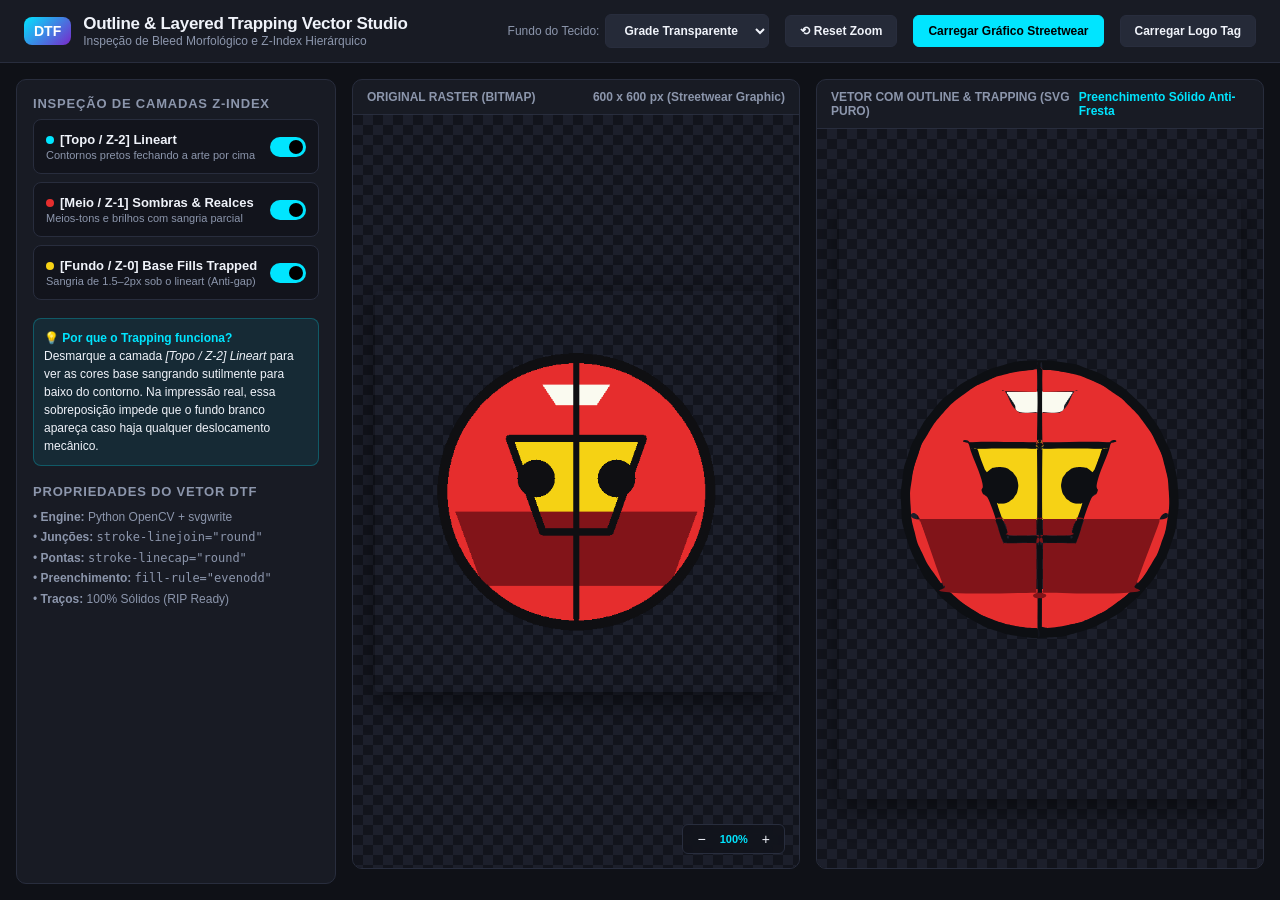
<file: _dev_tests/test_trapping_viewer.html>
<!DOCTYPE html>
<html lang="pt-BR">
<head>
  <meta charset="UTF-8">
  <title>Latitude DTF Cockpit - Teste Visual do Vetorizador com Trapping</title>
  <style>
    :root {
      --bg-dark: #0f1117;
      --card-bg: #181b24;
      --border: #282d3d;
      --accent: #00e5ff;
      --accent-subtle: rgba(0, 229, 255, 0.12);
      --text: #f0f3fa;
      --text-muted: #8c96ac;
      --z0-color: #f6d215;
      --z1-color: #e62e2e;
      --z2-color: #00e5ff;
    }

    * { box-sizing: border-box; margin: 0; padding: 0; }
    body {
      font-family: -apple-system, BlinkMacSystemFont, "Segoe UI", Roboto, Helvetica, Arial, sans-serif;
      background: var(--bg-dark);
      color: var(--text);
      min-height: 100vh;
      display: flex;
      flex-direction: column;
    }

    header {
      background: var(--card-bg);
      border-bottom: 1px solid var(--border);
      padding: 14px 24px;
      display: flex;
      align-items: center;
      justify-content: space-between;
      gap: 16px;
    }

    .brand {
      display: flex;
      align-items: center;
      gap: 12px;
    }

    .badge-icon {
      background: linear-gradient(135deg, #00e5ff, #7928ca);
      color: #fff;
      font-weight: 800;
      font-size: 14px;
      padding: 6px 10px;
      border-radius: 8px;
    }

    h1 {
      font-size: 17px;
      font-weight: 700;
      letter-spacing: -0.3px;
    }

    .subtitle {
      font-size: 12px;
      color: var(--text-muted);
    }

    .controls-bar {
      display: flex;
      align-items: center;
      gap: 16px;
      flex-wrap: wrap;
    }

    .btn {
      background: #252a38;
      color: var(--text);
      border: 1px solid var(--border);
      padding: 8px 14px;
      border-radius: 6px;
      font-size: 12px;
      font-weight: 600;
      cursor: pointer;
      display: inline-flex;
      align-items: center;
      gap: 6px;
      transition: all 0.15s ease;
    }

    .btn:hover {
      background: #31374a;
      border-color: var(--accent);
      color: var(--accent);
    }

    .btn-primary {
      background: var(--accent);
      color: #000;
      border-color: var(--accent);
    }

    .btn-primary:hover {
      background: #5df2ff;
      color: #000;
    }

    main {
      flex: 1;
      display: flex;
      padding: 16px;
      gap: 16px;
      overflow: hidden;
    }

    .sidebar {
      width: 320px;
      background: var(--card-bg);
      border: 1px solid var(--border);
      border-radius: 10px;
      padding: 16px;
      display: flex;
      flex-direction: column;
      gap: 18px;
      overflow-y: auto;
    }

    .sidebar h2 {
      font-size: 13px;
      text-transform: uppercase;
      letter-spacing: 0.8px;
      color: var(--text-muted);
      margin-bottom: 8px;
    }

    .layer-card {
      background: #12141c;
      border: 1px solid var(--border);
      border-radius: 8px;
      padding: 12px;
      display: flex;
      align-items: center;
      justify-content: space-between;
      gap: 10px;
    }

    .layer-card.active {
      border-color: rgba(0, 229, 255, 0.4);
    }

    .layer-info {
      display: flex;
      flex-direction: column;
      gap: 2px;
    }

    .layer-title {
      font-size: 13px;
      font-weight: 600;
      display: flex;
      align-items: center;
      gap: 6px;
    }

    .dot {
      width: 8px;
      height: 8px;
      border-radius: 50%;
      display: inline-block;
    }

    .layer-desc {
      font-size: 11px;
      color: var(--text-muted);
    }

    .viewport-grid {
      flex: 1;
      display: grid;
      grid-template-columns: 1fr 1fr;
      gap: 16px;
      height: calc(100vh - 110px);
    }

    .view-card {
      background: var(--card-bg);
      border: 1px solid var(--border);
      border-radius: 10px;
      display: flex;
      flex-direction: column;
      overflow: hidden;
      position: relative;
    }

    .view-header {
      padding: 10px 14px;
      border-bottom: 1px solid var(--border);
      display: flex;
      align-items: center;
      justify-content: space-between;
      font-size: 12px;
      font-weight: 600;
      color: var(--text-muted);
    }

    .view-content {
      flex: 1;
      display: flex;
      align-items: center;
      justify-content: center;
      overflow: hidden;
      position: relative;
      background: #000;
    }

    .view-content.bg-black { background: #0a0a0a; }
    .view-content.bg-white { background: #ffffff; }
    .view-content.bg-checkered {
      background-image: linear-gradient(45deg, #1c1f2b 25%, transparent 25%),
                        linear-gradient(-45deg, #1c1f2b 25%, transparent 25%),
                        linear-gradient(45deg, transparent 75%, #1c1f2b 75%),
                        linear-gradient(-45deg, transparent 75%, #1c1f2b 75%);
      background-size: 20px 20px;
      background-position: 0 0, 0 10px, 10px -10px, -10px 0px;
      background-color: #12141c;
    }

    .view-content img, .view-content svg {
      max-width: 90%;
      max-height: 90%;
      object-fit: contain;
      box-shadow: 0 8px 30px rgba(0,0,0,0.5);
      border-radius: 4px;
      transform-origin: center center;
      transition: transform 0.1s ease-out;
    }

    .zoom-toolbar {
      position: absolute;
      bottom: 14px;
      right: 14px;
      background: rgba(18, 20, 28, 0.88);
      backdrop-filter: blur(8px);
      border: 1px solid var(--border);
      border-radius: 6px;
      padding: 4px 8px;
      display: flex;
      align-items: center;
      gap: 8px;
      font-size: 11px;
      font-weight: 700;
      color: var(--accent);
      z-index: 10;
    }

    .zoom-btn {
      background: none;
      border: none;
      color: var(--text);
      font-size: 14px;
      cursor: pointer;
      padding: 2px 6px;
    }

    .zoom-btn:hover { color: var(--accent); }

    .switch {
      position: relative;
      display: inline-block;
      width: 36px;
      height: 20px;
    }

    .switch input { opacity: 0; width: 0; height: 0; }
    .slider {
      position: absolute;
      cursor: pointer;
      top: 0; left: 0; right: 0; bottom: 0;
      background-color: #2b3142;
      transition: .2s;
      border-radius: 20px;
    }

    .slider:before {
      position: absolute;
      content: "";
      height: 14px;
      width: 14px;
      left: 3px;
      bottom: 3px;
      background-color: white;
      transition: .2s;
      border-radius: 50%;
    }

    input:checked + .slider { background-color: var(--accent); }
    input:checked + .slider:before { transform: translateX(16px); background-color: #000; }

    .banner-dtf {
      background: rgba(0, 229, 255, 0.08);
      border: 1px solid rgba(0, 229, 255, 0.25);
      padding: 10px;
      border-radius: 8px;
      font-size: 12px;
      line-height: 1.5;
    }
    .banner-dtf strong { color: var(--accent); }
  </style>
</head>
<body>
  <header>
    <div class="brand">
      <div class="badge-icon">DTF</div>
      <div>
        <h1>Outline & Layered Trapping Vector Studio</h1>
        <div class="subtitle">Inspeção de Bleed Morfológico e Z-Index Hierárquico</div>
      </div>
    </div>

    <div class="controls-bar">
      <label style="font-size:12px; color:var(--text-muted); display:flex; align-items:center; gap:6px;">
        Fundo do Tecido:
        <select id="bgSelect" class="btn" onchange="changeBg(this.value)">
          <option value="bg-black">Camiseta Preta</option>
          <option value="bg-white">Camiseta Branca</option>
          <option value="bg-checkered" selected>Grade Transparente</option>
        </select>
      </label>

      <button class="btn" onclick="resetZoom()">⟲ Reset Zoom</button>
      <button class="btn btn-primary" onclick="loadSample('synthetic')">Carregar Gráfico Streetwear</button>
      <button class="btn" onclick="loadSample('tag')">Carregar Logo Tag</button>
    </div>
  </header>

  <main>
    <aside class="sidebar">
      <div>
        <h2>Inspeção de Camadas Z-Index</h2>
        <div class="layer-card" style="margin-bottom:8px;">
          <div class="layer-info">
            <span class="layer-title"><span class="dot" style="background:var(--z2-color)"></span> [Topo / Z-2] Lineart</span>
            <span class="layer-desc">Contornos pretos fechando a arte por cima</span>
          </div>
          <label class="switch">
            <input type="checkbox" id="toggleZ2" checked onchange="toggleLayer('layer_2_lineart', this.checked)">
            <span class="slider"></span>
          </label>
        </div>

        <div class="layer-card" style="margin-bottom:8px;">
          <div class="layer-info">
            <span class="layer-title"><span class="dot" style="background:var(--z1-color)"></span> [Meio / Z-1] Sombras & Realces</span>
            <span class="layer-desc">Meios-tons e brilhos com sangria parcial</span>
          </div>
          <label class="switch">
            <input type="checkbox" id="toggleZ1" checked onchange="toggleLayer('layer_1_shadows_highlights', this.checked)">
            <span class="slider"></span>
          </label>
        </div>

        <div class="layer-card">
          <div class="layer-info">
            <span class="layer-title"><span class="dot" style="background:var(--z0-color)"></span> [Fundo / Z-0] Base Fills Trapped</span>
            <span class="layer-desc">Sangria de 1.5–2px sob o lineart (Anti-gap)</span>
          </div>
          <label class="switch">
            <input type="checkbox" id="toggleZ0" checked onchange="toggleLayer('layer_0_base_fills', this.checked)">
            <span class="slider"></span>
          </label>
        </div>
      </div>

      <div class="banner-dtf">
        <strong>💡 Por que o Trapping funciona?</strong><br>
        Desmarque a camada <em>[Topo / Z-2] Lineart</em> para ver as cores base sangrando sutilmente para baixo do contorno. Na impressão real, essa sobreposição impede que o fundo branco apareça caso haja qualquer deslocamento mecânico.
      </div>

      <div>
        <h2>Propriedades do Vetor DTF</h2>
        <div style="font-size:12px; color:var(--text-muted); line-height:1.7;">
          <div>• <strong>Engine:</strong> Python OpenCV + svgwrite</div>
          <div>• <strong>Junções:</strong> <code>stroke-linejoin="round"</code></div>
          <div>• <strong>Pontas:</strong> <code>stroke-linecap="round"</code></div>
          <div>• <strong>Preenchimento:</strong> <code>fill-rule="evenodd"</code></div>
          <div>• <strong>Traços:</strong> 100% Sólidos (RIP Ready)</div>
        </div>
      </div>
    </aside>

    <div class="viewport-grid">
      <div class="view-card">
        <div class="view-header">
          <span>ORIGINAL RASTER (BITMAP)</span>
          <span id="origInfo">600 x 600 px</span>
        </div>
        <div class="view-content bg-checkered" id="origContainer">
          <img id="origImg" src="../scratch/test_input.png" alt="Original" />
          <div class="zoom-toolbar">
            <button class="zoom-btn" onclick="adjustZoom(-0.25)">−</button>
            <span id="zoomLevel">100%</span>
            <button class="zoom-btn" onclick="adjustZoom(+0.25)">+</button>
          </div>
        </div>
      </div>

      <div class="view-card">
        <div class="view-header">
          <span>VETOR COM OUTLINE & TRAPPING (SVG PURO)</span>
          <span style="color:var(--accent);">Preenchimento Sólido Anti-Fresta</span>
        </div>
        <div class="view-content bg-checkered" id="svgContainer">
          <div id="svgMount" style="width:100%; height:100%; display:flex; align-items:center; justify-content:center;"></div>
        </div>
      </div>
    </div>
  </main>

  <script>
    let currentZoom = 1.0;

    function adjustZoom(delta) {
      currentZoom = Math.max(0.5, Math.min(6.0, currentZoom + delta));
      document.getElementById('zoomLevel').textContent = Math.round(currentZoom * 100) + '%';
      
      const img = document.getElementById('origImg');
      if (img) img.style.transform = `scale(${currentZoom})`;

      const svg = document.querySelector('#svgMount svg');
      if (svg) svg.style.transform = `scale(${currentZoom})`;
    }

    function resetZoom() {
      currentZoom = 1.0;
      document.getElementById('zoomLevel').textContent = '100%';
      const img = document.getElementById('origImg');
      if (img) img.style.transform = 'scale(1)';
      const svg = document.querySelector('#svgMount svg');
      if (svg) svg.style.transform = 'scale(1)';
    }

    function changeBg(className) {
      document.getElementById('origContainer').className = 'view-content ' + className;
      document.getElementById('svgContainer').className = 'view-content ' + className;
    }

    function toggleLayer(layerId, isVisible) {
      const el = document.getElementById(layerId);
      if (el) {
        el.style.display = isVisible ? '' : 'none';
      }
    }

    async function loadSvg(path) {
      try {
        const res = await fetch(path);
        const text = await res.text();
        const mount = document.getElementById('svgMount');
        mount.innerHTML = text;

        const svg = mount.querySelector('svg');
        if (svg) {
          svg.style.maxWidth = '90%';
          svg.style.maxHeight = '90%';
          svg.style.boxShadow = '0 8px 30px rgba(0,0,0,0.5)';
          svg.style.borderRadius = '4px';
          svg.style.transformOrigin = 'center center';
          svg.style.transform = `scale(${currentZoom})`;
        }
      } catch (e) {
        console.error("Erro ao carregar SVG:", e);
      }
    }

    function loadSample(type) {
      if (type === 'synthetic') {
        document.getElementById('origImg').src = '../scratch/test_input.png';
        document.getElementById('origInfo').textContent = '600 x 600 px (Streetwear Graphic)';
        loadSvg('../scratch/vectorized_trapped.svg');
      } else {
        document.getElementById('origImg').src = '../assets/latitude_tag_base.png';
        document.getElementById('origInfo').textContent = '645 x 746 px (Latitude Tag)';
        loadSvg('../scratch/test_tag.svg');
      }
    }

    // Inicialização
    window.addEventListener('DOMContentLoaded', () => {
      loadSample('synthetic');
    });
  </script>
</body>
</html>
</file>
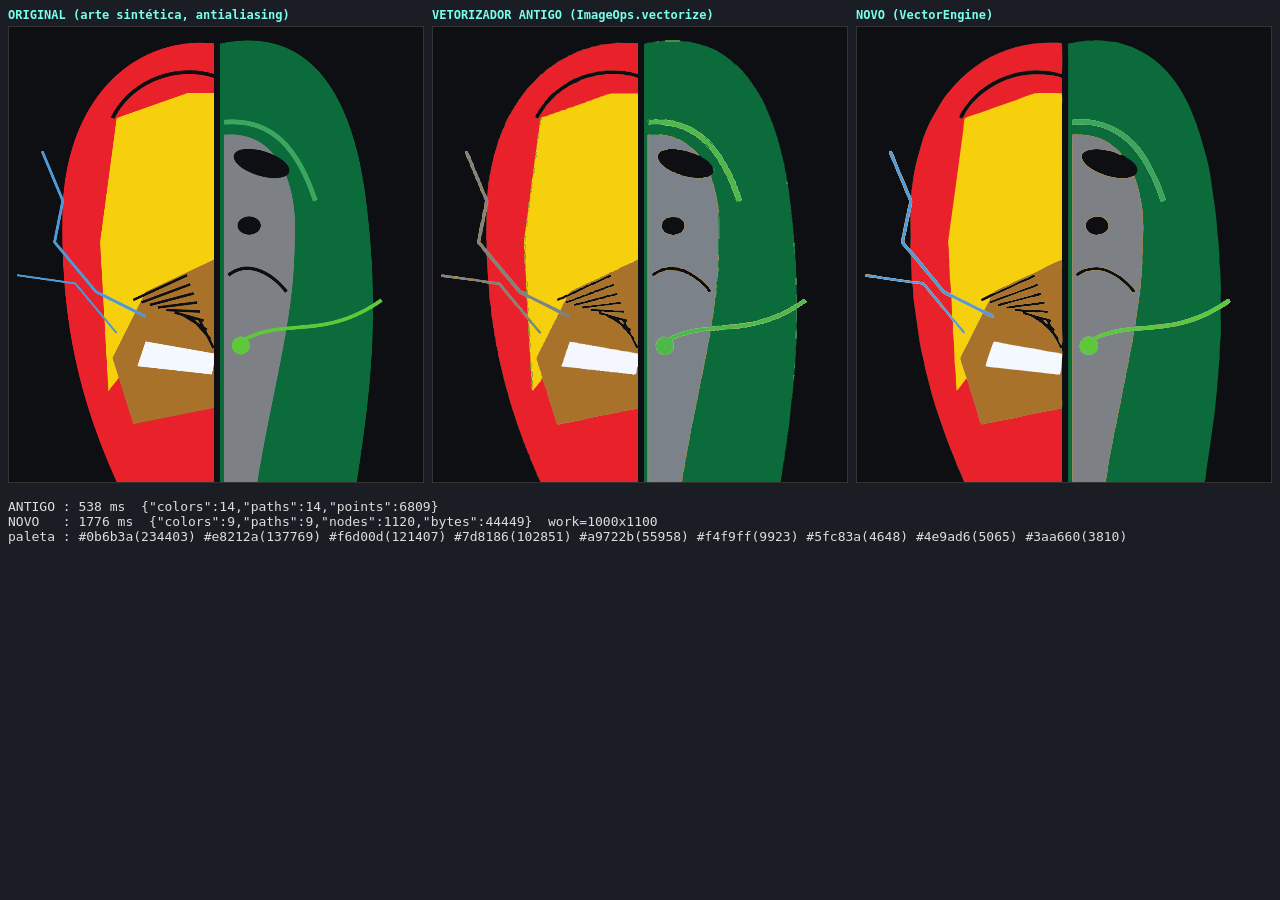
<file: _dev_tests/vector_test.html>
﻿<!DOCTYPE html>
<html lang="pt-BR">
<head>
<meta charset="utf-8">
<title>Vector test</title>
<style>
  body { margin:0; background:#1b1d24; color:#ddd; font:13px monospace; }
  .row { display:flex; gap:8px; padding:8px; }
  .cell { flex:1; min-width:0; }
  .cell h3 { margin:0 0 4px; font-size:12px; color:#7fe; }
  .box { background:#0e0f13; border:1px solid #333; position:relative; }
  .box svg, .box canvas { width:100%; height:auto; display:block; }
  #log { padding:8px; white-space:pre-wrap; }
</style>
</head>
<body>
<div class="row">
  <div class="cell"><h3>ORIGINAL (arte sintética, antialiasing)</h3><div class="box" id="orig"></div></div>
  <div class="cell"><h3>VETORIZADOR ANTIGO (ImageOps.vectorize)</h3><div class="box" id="old"></div></div>
  <div class="cell"><h3>NOVO (VectorEngine)</h3><div class="box" id="neu"></div></div>
</div>
<div id="log"></div>
<script src="../js/services/imageOps.js"></script>
<script src="../js/services/vectorizer.js"></script>
<script>
function makeArt() {
  const W = 1000, H = 1100;
  const c = document.createElement("canvas"); c.width = W; c.height = H;
  const x = c.getContext("2d");
  x.lineJoin = "round";
  // --- esquerda: capacete vermelho
  x.fillStyle = "#e8212a";
  x.beginPath(); x.moveTo(500, 40); x.bezierCurveTo(330, 20, 150, 140, 130, 420);
  x.bezierCurveTo(120, 700, 170, 900, 260, 1100); x.lineTo(500, 1100); x.closePath(); x.fill();
  // placa amarela
  x.fillStyle = "#f6d00d";
  x.beginPath(); x.moveTo(260, 220); x.lineTo(430, 160); x.lineTo(500, 160); x.lineTo(500, 700);
  x.lineTo(430, 640); x.lineTo(240, 880); x.lineTo(220, 520); x.closePath(); x.fill();
  // marrom
  x.fillStyle = "#a9722b";
  x.beginPath(); x.moveTo(330, 640); x.lineTo(500, 560); x.lineTo(500, 920); x.lineTo(300, 960); x.lineTo(250, 800); x.closePath(); x.fill();
  // olho branco
  x.fillStyle = "#f4f9ff";
  x.beginPath(); x.moveTo(330, 760); x.lineTo(500, 790); x.lineTo(490, 840); x.lineTo(310, 820); x.closePath(); x.fill();
  // hachuras escuras (preto) -> transparência: apagamos com destination-out
  x.globalCompositeOperation = "destination-out";
  x.lineWidth = 6;
  for (let i = 0; i < 9; i++) { x.beginPath(); x.moveTo(300 + i * 20, 660 + i * 6); x.lineTo(430 + i * 8, 600 + i * 22); x.stroke(); }
  // contorno central + frestas
  x.lineWidth = 10; x.beginPath(); x.moveTo(500, 0); x.lineTo(500, 1100); x.stroke();
  x.lineWidth = 9; x.beginPath(); x.moveTo(250, 220); x.bezierCurveTo(300, 120, 420, 90, 500, 120); x.stroke();
  x.globalCompositeOperation = "source-over";
  // --- direita: capuz verde
  x.fillStyle = "#0b6b3a";
  x.beginPath(); x.moveTo(510, 40); x.bezierCurveTo(700, 0, 820, 120, 860, 400);
  x.bezierCurveTo(900, 700, 870, 900, 840, 1100); x.lineTo(510, 1100); x.closePath(); x.fill();
  // borda clara do capuz
  x.strokeStyle = "#3aa660"; x.lineWidth = 12;
  x.beginPath(); x.moveTo(520, 230); x.bezierCurveTo(640, 220, 700, 300, 740, 420); x.stroke();
  // crânio cinza
  x.fillStyle = "#7d8186";
  x.beginPath(); x.moveTo(520, 260); x.bezierCurveTo(650, 250, 700, 380, 690, 520);
  x.bezierCurveTo(690, 700, 640, 860, 600, 1100); x.lineTo(520, 1100); x.closePath(); x.fill();
  // buracos (olhos)
  x.globalCompositeOperation = "destination-out";
  x.beginPath(); x.ellipse(580, 480, 28, 22, 0, 0, Math.PI * 2); x.fill();
  x.beginPath(); x.ellipse(610, 330, 70, 30, 0.3, 0, Math.PI * 2); x.fill();
  x.lineWidth = 8; x.beginPath(); x.moveTo(530, 600); x.bezierCurveTo(580, 560, 640, 600, 670, 640); x.stroke();
  x.globalCompositeOperation = "source-over";
  // linhas finas: relâmpago azul + rastro verde neon
  x.strokeStyle = "#4e9ad6"; x.lineWidth = 7;
  x.beginPath(); x.moveTo(80, 300); x.lineTo(130, 420); x.lineTo(110, 520); x.lineTo(210, 640); x.lineTo(330, 700); x.stroke();
  x.lineWidth = 5; x.beginPath(); x.moveTo(20, 600); x.lineTo(160, 620); x.lineTo(260, 740); x.stroke();
  x.strokeStyle = "#5fc83a"; x.lineWidth = 9;
  x.beginPath(); x.moveTo(560, 760); x.bezierCurveTo(660, 700, 760, 760, 900, 660); x.stroke();
  x.fillStyle = "#5fc83a"; x.beginPath(); x.arc(560, 770, 22, 0, Math.PI * 2); x.fill();
  return c;
}
const log = (s) => document.getElementById("log").textContent += s + "\n";
(async () => {
  try {
    const art = makeArt();
    document.getElementById("orig").appendChild(art);
    let t0 = performance.now();
    const old = ImageOps.vectorize(art, { colors: 14, maxSide: 900 });
    log("ANTIGO : " + Math.round(performance.now() - t0) + " ms  " + JSON.stringify(old.stats));
    document.getElementById("old").innerHTML = old.svg;
    t0 = performance.now();
    const sess = new VectorEngine.Session(art, {});
    const r = sess.run();
    log("NOVO   : " + Math.round(performance.now() - t0) + " ms  " + JSON.stringify(r.stats) + "  work=" + r.w + "x" + r.h);
    document.getElementById("neu").innerHTML = r.svg;
    log("paleta : " + r.palette.map(c => c.hex + "(" + c.count + ")").join(" "));
    window.__done = true;
  } catch (e) { log("ERRO: " + e.stack); }
})();
</script>
</body>
</html>
</file>
<file: css/design-system.css>
/* ==========================================================================
   LATITUDE DTF OPERATIONAL COCKPIT - DESIGN SYSTEM (ADOBE / FIGMA DARK WORKSTATION)
   ========================================================================== */

:root {
  /* Surface & Background Hierarchy */
  --bg-app: #0a0b0e;
  --bg-sidebar: #0f1117;
  --bg-surface: #141722;
  --bg-surface-elevated: #1a1e2d;
  --bg-card: #161925;
  --bg-card-hover: #1e2233;
  --bg-canvas: #090a0d;
  --bg-input: #12141c;

  /* Borders & Dividers */
  --border-subtle: rgba(255, 255, 255, 0.06);
  --border-medium: rgba(255, 255, 255, 0.12);
  --border-strong: rgba(255, 255, 255, 0.22);
  --border-active: #00f0ff;

  /* Typography Colors */
  --text-primary: #f0f3f8;
  --text-secondary: #9ba3b8;
  --text-muted: #5f6880;
  --text-inverse: #0a0b0e;

  /* High-Tech Accent Palette */
  --accent-cyan: #00f0ff;
  --accent-cyan-dim: rgba(0, 240, 255, 0.15);
  --accent-cyan-glow: rgba(0, 240, 255, 0.35);

  --accent-purple: #8a2be2;
  --accent-purple-light: #a855f7;
  --accent-purple-dim: rgba(138, 43, 226, 0.18);

  --accent-green: #10b981;
  --accent-green-dim: rgba(16, 185, 129, 0.15);

  --accent-amber: #f59e0b;
  --accent-amber-dim: rgba(245, 158, 11, 0.15);

  --accent-red: #ef4444;
  --accent-red-dim: rgba(239, 68, 68, 0.15);

  /* Shadows & Glassmorphism */
  --shadow-sm: 0 2px 6px rgba(0, 0, 0, 0.35);
  --shadow-md: 0 6px 18px rgba(0, 0, 0, 0.45);
  --shadow-lg: 0 12px 32px rgba(0, 0, 0, 0.6);
  --shadow-cyan-glow: 0 0 20px rgba(0, 240, 255, 0.25);
  --shadow-purple-glow: 0 0 20px rgba(138, 43, 226, 0.25);

  /* Metrics & Dimensions */
  --sidebar-width: 270px;
  --header-height: 64px;
  --radius-sm: 6px;
  --radius-md: 10px;
  --radius-lg: 16px;
  --radius-full: 9999px;

  /* Transitions */
  --transition-fast: 0.15s cubic-bezier(0.4, 0, 0.2, 1);
  --transition-normal: 0.25s cubic-bezier(0.4, 0, 0.2, 1);
  --transition-smooth: 0.35s cubic-bezier(0.16, 1, 0.3, 1);
}

/* Base Reset & Typography */
* {
  margin: 0;
  padding: 0;
  box-sizing: border-box;
}

body {
  font-family: 'Outfit', -apple-system, BlinkMacSystemFont, "Segoe UI", Roboto, sans-serif;
  background-color: var(--bg-app);
  color: var(--text-primary);
  line-height: 1.5;
  overflow: hidden;
  height: 100vh;
  width: 100vw;
  -webkit-font-smoothing: antialiased;
}

code, pre, .font-mono {
  font-family: 'JetBrains Mono', monospace;
}

/* Scrollbar Customization */
::-webkit-scrollbar {
  width: 6px;
  height: 6px;
}
::-webkit-scrollbar-track {
  background: var(--bg-app);
}
::-webkit-scrollbar-thumb {
  background: var(--border-medium);
  border-radius: var(--radius-full);
}
::-webkit-scrollbar-thumb:hover {
  background: var(--accent-cyan);
}

/* Glass Panels */
.glass-panel {
  background: rgba(22, 25, 37, 0.75);
  backdrop-filter: blur(12px);
  -webkit-backdrop-filter: blur(12px);
  border: 1px solid var(--border-subtle);
  border-radius: var(--radius-md);
}

/* Common UI Elements */
.badge {
  display: inline-flex;
  align-items: center;
  gap: 5px;
  padding: 3px 8px;
  border-radius: var(--radius-full);
  font-size: 11px;
  font-weight: 600;
  letter-spacing: 0.5px;
  text-transform: uppercase;
}

.badge-cyan {
  background: var(--accent-cyan-dim);
  color: var(--accent-cyan);
  border: 1px solid rgba(0, 240, 255, 0.3);
}

.badge-purple {
  background: var(--accent-purple-dim);
  color: var(--accent-purple-light);
  border: 1px solid rgba(138, 43, 226, 0.3);
}

.badge-green {
  background: var(--accent-green-dim);
  color: var(--accent-green);
  border: 1px solid rgba(16, 185, 129, 0.3);
}

.badge-amber {
  background: var(--accent-amber-dim);
  color: var(--accent-amber);
  border: 1px solid rgba(245, 158, 11, 0.3);
}

.btn {
  display: inline-flex;
  align-items: center;
  justify-content: center;
  gap: 8px;
  padding: 8px 14px;
  border-radius: var(--radius-sm);
  font-size: 13px;
  font-weight: 600;
  cursor: pointer;
  border: 1px solid transparent;
  transition: all var(--transition-fast);
  user-select: none;
}

.btn:active {
  transform: translateY(1px);
}

.btn-primary {
  background: linear-gradient(135deg, var(--accent-cyan), #00a8ff);
  color: var(--text-inverse);
  box-shadow: 0 2px 10px rgba(0, 240, 255, 0.3);
}

.btn-primary:hover {
  box-shadow: 0 4px 16px rgba(0, 240, 255, 0.5);
  filter: brightness(1.08);
}

.btn-secondary {
  background: var(--bg-surface-elevated);
  color: var(--text-primary);
  border-color: var(--border-medium);
}

.btn-secondary:hover {
  background: var(--bg-card-hover);
  border-color: var(--border-strong);
}

.btn-accent {
  background: linear-gradient(135deg, var(--accent-purple), #6366f1);
  color: white;
  box-shadow: 0 2px 10px rgba(138, 43, 226, 0.3);
}

.btn-accent:hover {
  box-shadow: 0 4px 18px rgba(138, 43, 226, 0.5);
}

.btn-sm {
  padding: 5px 9px;
  font-size: 11.5px;
}

/* Switch & Sliders */
.form-group {
  margin-bottom: 14px;
}

.form-label {
  display: flex;
  justify-content: space-between;
  align-items: center;
  font-size: 12px;
  font-weight: 600;
  color: var(--text-secondary);
  margin-bottom: 6px;
}

.form-input {
  width: 100%;
  padding: 8px 12px;
  background: var(--bg-input);
  border: 1px solid var(--border-medium);
  border-radius: var(--radius-sm);
  color: var(--text-primary);
  font-size: 13px;
  outline: none;
  transition: border-color var(--transition-fast);
}

.form-input:focus {
  border-color: var(--accent-cyan);
  box-shadow: 0 0 0 2px var(--accent-cyan-dim);
}

/* Custom Range Slider */
input[type="range"] {
  -webkit-appearance: none;
  width: 100%;
  height: 5px;
  border-radius: 5px;
  background: var(--bg-surface-elevated);
  outline: none;
}

input[type="range"]::-webkit-slider-thumb {
  -webkit-appearance: none;
  width: 16px;
  height: 16px;
  border-radius: 50%;
  background: var(--accent-cyan);
  cursor: pointer;
  box-shadow: 0 0 8px rgba(0, 240, 255, 0.7);
  transition: transform var(--transition-fast);
}

input[type="range"]::-webkit-slider-thumb:hover {
  transform: scale(1.2);
}

/* Toggle Switch */
.toggle-wrapper {
  display: flex;
  align-items: center;
  justify-content: space-between;
  padding: 8px 0;
}

.toggle-switch {
  position: relative;
  display: inline-block;
  width: 38px;
  height: 20px;
}

.toggle-switch input {
  opacity: 0;
  width: 0;
  height: 0;
}

.slider-round {
  position: absolute;
  cursor: pointer;
  top: 0; left: 0; right: 0; bottom: 0;
  background-color: var(--bg-surface-elevated);
  border: 1px solid var(--border-medium);
  transition: .3s;
  border-radius: 20px;
}

.slider-round:before {
  position: absolute;
  content: "";
  height: 14px;
  width: 14px;
  left: 2px;
  bottom: 2px;
  background-color: var(--text-secondary);
  transition: .3s;
  border-radius: 50%;
}

input:checked + .slider-round {
  background-color: var(--accent-cyan-dim);
  border-color: var(--accent-cyan);
}

input:checked + .slider-round:before {
  transform: translateX(18px);
  background-color: var(--accent-cyan);
  box-shadow: 0 0 6px var(--accent-cyan);
}

/* Checkerboard pattern for transparent canvases */
.checkerboard-bg {
  background-color: #141720;
  background-image: 
    linear-gradient(45deg, #1c202e 25%, transparent 25%), 
    linear-gradient(-45deg, #1c202e 25%, transparent 25%), 
    linear-gradient(45deg, transparent 75%, #1c202e 75%), 
    linear-gradient(-45deg, transparent 75%, #1c202e 75%);
  background-size: 16px 16px;
  background-position: 0 0, 0 8px, 8px -8px, -8px 0px;
}
</file>
<file: css/modules.css>
/* ==========================================================================
   LATITUDE DTF OPERATIONAL COCKPIT - MODULES & WORKSTATION LAYOUT CSS
   ========================================================================== */

/* Main Application Shell */
.app-container {
  display: flex;
  height: 100vh;
  width: 100vw;
  overflow: hidden;
  background-color: var(--bg-app);
}

/* Sidebar Styles */
.sidebar {
  width: var(--sidebar-width);
  height: 100%;
  background: var(--bg-sidebar);
  border-right: 1px solid var(--border-subtle);
  display: flex;
  flex-direction: column;
  flex-shrink: 0;
  z-index: 100;
}

.sidebar-header {
  height: var(--header-height);
  padding: 0 20px;
  display: flex;
  align-items: center;
  gap: 12px;
  border-bottom: 1px solid var(--border-subtle);
}

.brand-icon {
  width: 34px;
  height: 34px;
  border-radius: var(--radius-sm);
  background: linear-gradient(135deg, var(--accent-cyan), var(--accent-purple));
  display: flex;
  align-items: center;
  justify-content: center;
  color: #fff;
  font-weight: 800;
  font-size: 16px;
  box-shadow: 0 0 12px rgba(0, 240, 255, 0.35);
}

.brand-text h1 {
  font-size: 14px;
  font-weight: 700;
  letter-spacing: 0.5px;
  color: var(--text-primary);
  text-transform: uppercase;
}

.brand-text p {
  font-size: 10px;
  color: var(--text-muted);
  letter-spacing: 0.8px;
}

.sidebar-nav {
  flex: 1;
  padding: 16px 12px;
  overflow-y: auto;
  display: flex;
  flex-direction: column;
  gap: 4px;
}

.nav-section-title {
  font-size: 10px;
  font-weight: 700;
  letter-spacing: 1px;
  color: var(--text-muted);
  text-transform: uppercase;
  padding: 10px 10px 4px 10px;
}

.nav-item {
  display: flex;
  align-items: center;
  gap: 12px;
  padding: 10px 12px;
  border-radius: var(--radius-sm);
  color: var(--text-secondary);
  font-size: 13px;
  font-weight: 500;
  cursor: pointer;
  transition: all var(--transition-fast);
  border: 1px solid transparent;
  user-select: none;
}

.nav-item:hover {
  background: var(--bg-surface);
  color: var(--text-primary);
}

.nav-item.active {
  background: var(--bg-surface-elevated);
  color: var(--accent-cyan);
  border-color: rgba(0, 240, 255, 0.25);
  box-shadow: 0 0 15px rgba(0, 240, 255, 0.08);
}

.nav-item .icon {
  font-size: 16px;
  width: 20px;
  display: flex;
  align-items: center;
  justify-content: center;
}

.nav-item .item-badge {
  margin-left: auto;
  font-size: 10px;
  padding: 1px 6px;
  border-radius: 10px;
  background: var(--bg-surface);
  color: var(--text-muted);
}

.nav-item.active .item-badge {
  background: var(--accent-cyan-dim);
  color: var(--accent-cyan);
}

.sidebar-footer {
  padding: 14px;
  border-top: 1px solid var(--border-subtle);
  background: rgba(10, 11, 14, 0.5);
}

.server-status-card {
  background: var(--bg-surface);
  border: 1px solid var(--border-subtle);
  border-radius: var(--radius-sm);
  padding: 10px;
  font-size: 11px;
}

.status-dot {
  width: 8px;
  height: 8px;
  border-radius: 50%;
  display: inline-block;
  margin-right: 6px;
}
.status-dot.online {
  background-color: var(--accent-green);
  box-shadow: 0 0 8px var(--accent-green);
}

/* Sidebar Retrátil */
.sidebar { position: relative; transition: width 0.22s ease; overflow: visible; }
.sidebar-header, .sidebar-nav, .sidebar-footer { overflow: hidden; }
.sidebar-nav { overflow-y: auto; overflow-x: hidden; }
.nav-label { white-space: nowrap; overflow: hidden; text-overflow: ellipsis; }
.sidebar-collapse-btn {
  position: absolute; top: 22px; right: -12px; width: 24px; height: 24px;
  border-radius: 50%; border: 1px solid var(--border-subtle);
  background: var(--bg-surface-elevated); color: var(--accent-cyan);
  font-size: 15px; line-height: 1; cursor: pointer; z-index: 120;
  display: flex; align-items: center; justify-content: center; padding: 0 0 2px 0;
  transition: transform 0.22s ease, box-shadow 0.15s;
}
.sidebar-collapse-btn:hover { box-shadow: 0 0 10px rgba(0, 240, 255, 0.4); }
.app-container.sidebar-collapsed .sidebar { width: 64px; }
.app-container.sidebar-collapsed .sidebar-collapse-btn { transform: rotate(180deg); }
.app-container.sidebar-collapsed .sidebar-header { padding: 0; justify-content: center; }
.app-container.sidebar-collapsed .brand-text,
.app-container.sidebar-collapsed .nav-label,
.app-container.sidebar-collapsed .item-badge,
.app-container.sidebar-collapsed .sidebar-footer { display: none; }
.app-container.sidebar-collapsed .sidebar-nav { padding: 16px 8px; align-items: center; }
.app-container.sidebar-collapsed .nav-item { justify-content: center; padding: 10px 0; width: 44px; }
.app-container.sidebar-collapsed .nav-section-title {
  font-size: 0; padding: 0; height: 1px; width: 28px; margin: 8px 0;
  background: var(--border-subtle);
}

/* Content Area */
.main-wrapper {
  flex: 1;
  display: flex;
  flex-direction: column;
  height: 100%;
  overflow: hidden;
}

/* Top Operational Header */
.top-header {
  height: var(--header-height);
  background: var(--bg-sidebar);
  border-bottom: 1px solid var(--border-subtle);
  display: flex;
  align-items: center;
  justify-content: space-between;
  padding: 0 24px;
  flex-shrink: 0;
  z-index: 90;
}

.metrics-strip {
  display: flex;
  align-items: center;
  gap: 20px;
}

.metric-pill {
  display: flex;
  align-items: center;
  gap: 8px;
  padding: 6px 12px;
  background: var(--bg-surface);
  border: 1px solid var(--border-subtle);
  border-radius: var(--radius-sm);
  font-size: 12px;
}

.metric-pill .label {
  color: var(--text-muted);
}

.metric-pill .value {
  color: var(--text-primary);
  font-weight: 700;
}

.metric-pill .value.highlight {
  color: var(--accent-cyan);
}

.header-actions {
  display: flex;
  align-items: center;
  gap: 10px;
}

/* Module Container */
.module-content {
  flex: 1;
  overflow: hidden;
  position: relative;
}

.module-pane {
  display: none;
  height: 100%;
  width: 100%;
  overflow-y: auto;
  padding: 20px;
}

.module-pane.active {
  display: block;
}

/* ==========================================================================
   MÓDULO 1: TRATAMENTO GRÁFICO (ENGINE DE IMAGEM 300 DPI)
   ========================================================================== */
.image-studio {
  display: grid;
  grid-template-columns: 1fr 340px;
  height: calc(100vh - var(--header-height) - 40px);
  gap: 20px;
  overflow: hidden;
  transition: all 0.3s ease;
}

/* MODO FOCO / TELA AMPLA: EXPANDIR O CANVAS */
.image-studio.focus-mode {
  grid-template-columns: 1fr;
}

.image-studio.focus-mode .studio-tools-panel {
  display: none;
}

.canvas-viewport-box {
  background: var(--bg-surface);
  border: 1px solid var(--border-subtle);
  border-radius: var(--radius-md);
  display: flex;
  flex-direction: column;
  overflow: hidden;
  position: relative;
}

/* ==========================================================================
   FAIXA DE CONTROLE SUB-WORKBENCH: SIMULAÇÃO DE TECIDO & NAVEGAÇÃO
   (Fixa na barra de ferramentas superior, nunca cobrindo o canvas)
   ========================================================================== */
.workbench-substrip {
  background: var(--bg-surface-elevated);
  border-bottom: 1px solid var(--border-subtle);
  padding: 6px 14px;
  display: flex;
  align-items: center;
  justify-content: space-between;
  gap: 12px;
  flex-wrap: wrap;
  z-index: 20;
}

.substrip-left {
  display: flex;
  align-items: center;
  gap: 10px;
  flex-wrap: wrap;
}

.substrip-right {
  display: flex;
  align-items: center;
  gap: 8px;
  flex-wrap: wrap;
}

.substrip-label {
  font-size: 11px;
  font-weight: 700;
  color: var(--text-secondary);
  text-transform: uppercase;
  letter-spacing: 0.5px;
  display: flex;
  align-items: center;
  gap: 4px;
}

.fabric-sim-btn-group {
  display: flex;
  align-items: center;
  gap: 5px;
  flex-wrap: wrap;
}

.sim-fabric-btn {
  background: rgba(255, 255, 255, 0.05);
  border: 1px solid rgba(255, 255, 255, 0.1);
  border-radius: 16px;
  padding: 3px 8px;
  color: var(--text-muted);
  font-size: 10.5px;
  font-weight: 600;
  cursor: pointer;
  display: inline-flex;
  align-items: center;
  gap: 5px;
  transition: all var(--transition-fast);
}

.sim-fabric-btn:hover {
  background: rgba(255, 255, 255, 0.12);
  color: var(--text-primary);
  border-color: rgba(255, 255, 255, 0.3);
}

.sim-fabric-btn.active {
  background: var(--accent-cyan-dim);
  border-color: var(--accent-cyan);
  color: var(--accent-cyan);
  box-shadow: 0 0 10px rgba(0, 240, 255, 0.35);
}

.sim-swatch {
  width: 12px;
  height: 12px;
  border-radius: 50%;
  display: inline-block;
  flex-shrink: 0;
}

.sim-swatch.swatch-check {
  background: repeating-conic-gradient(#555 0% 25%, #333 0% 50%) 50% / 6px 6px;
  border: 1px solid #777;
}

.fabric-active-indicator {
  font-size: 10.5px;
  color: var(--accent-cyan);
  font-weight: 600;
  border-left: 1px solid rgba(255, 255, 255, 0.15);
  padding-left: 10px;
}

.pan-tip-badge {
  font-size: 10px;
  color: var(--accent-cyan);
  background: var(--accent-cyan-dim);
  border: 1px solid rgba(0, 240, 255, 0.25);
  border-radius: 12px;
  padding: 2px 8px;
  font-weight: 600;
  display: inline-flex;
  align-items: center;
  gap: 4px;
}

/* BOTÕES DE MODO DE HALFTONE DTF */
.halftone-mode-btn.active {
  background: var(--accent-purple-dim) !important;
  border-color: var(--accent-purple) !important;
  color: var(--accent-purple-light) !important;
  box-shadow: 0 0 10px rgba(168, 85, 247, 0.3);
}

.viewport-toolbar {
  min-height: 52px;
  height: auto;
  background: var(--bg-surface-elevated);
  border-bottom: 1px solid var(--border-subtle);
  display: flex;
  flex-direction: column;
  padding: 8px 14px;
  gap: 8px;
}

.toolbar-top-row {
  display: flex;
  align-items: center;
  justify-content: space-between;
  gap: 10px;
  flex-wrap: wrap;
  width: 100%;
}

.toolbar-bottom-row {
  display: flex;
  align-items: center;
  justify-content: space-between;
  gap: 10px;
  flex-wrap: wrap;
  width: 100%;
  padding-top: 4px;
  border-top: 1px solid rgba(255, 255, 255, 0.04);
}

.toolbar-group {
  display: flex;
  align-items: center;
  gap: 8px;
  flex-wrap: wrap;
}

.toolbar-actions {
  display: flex;
  align-items: center;
  gap: 8px;
  flex-shrink: 0;
}

.export-dropdown-group {
  display: flex;
  align-items: center;
  gap: 6px;
  flex-wrap: wrap;
}

.viewport-canvas-center {
  flex: 1;
  display: flex;
  align-items: center;
  justify-content: center;
  position: relative;
  overflow: auto;
  padding: 24px;
}

#artEngineCanvas {
  max-width: 90%;
  max-height: 85%;
  box-shadow: 0 10px 40px rgba(0, 0, 0, 0.7);
  border: 1px solid var(--border-medium);
  border-radius: 4px;
}

.canvas-ruler-overlay {
  position: absolute;
  top: 10px;
  left: 10px;
  background: rgba(10, 11, 14, 0.85);
  border: 1px solid var(--border-subtle);
  padding: 4px 10px;
  border-radius: var(--radius-sm);
  font-size: 11px;
  font-family: 'JetBrains Mono', monospace;
  color: var(--accent-cyan);
}

.studio-tools-panel {
  background: var(--bg-surface);
  border: 1px solid var(--border-subtle);
  border-radius: var(--radius-md);
  padding: 18px;
  overflow-y: auto;
  display: flex;
  flex-direction: column;
  gap: 18px;
}

/* Tool Blocks Retráteis / Colapsáveis */
.tool-block {
  background: var(--bg-card);
  border: 1px solid var(--border-subtle);
  border-radius: var(--radius-sm);
  padding: 14px;
  transition: padding 0.15s ease, border-color 0.15s ease;
}

.tool-block-header {
  font-size: 13px;
  font-weight: 700;
  margin-bottom: 10px;
  display: flex;
  align-items: center;
  justify-content: space-between;
  color: var(--text-primary);
  cursor: pointer;
  user-select: none;
  transition: color 0.15s ease;
}

.tool-block-header:hover {
  color: var(--accent-cyan);
}

.tool-block-header-left {
  display: flex;
  align-items: center;
  gap: 8px;
  flex: 1;
}

.tool-block-header-right {
  display: flex;
  align-items: center;
  gap: 6px;
}

.tool-block-chevron {
  display: inline-flex;
  align-items: center;
  justify-content: center;
  width: 18px;
  height: 18px;
  font-size: 11px;
  color: var(--text-muted);
  border-radius: 4px;
  transition: transform 0.2s cubic-bezier(0.16, 1, 0.3, 1), color 0.15s ease;
  user-select: none;
}

.tool-block-header:hover .tool-block-chevron {
  color: var(--accent-cyan);
}

.tool-block.collapsed {
  padding-bottom: 12px;
}

.tool-block.collapsed .tool-block-header {
  margin-bottom: 0;
}

.tool-block.collapsed .tool-block-chevron {
  transform: rotate(-90deg);
}

.tool-block.collapsed > :not(.tool-block-header) {
  display: none !important;
}

/* Botões de Estampa Interna (Gola DTF) */
.internal-tags-grid {
  display: grid;
  grid-template-columns: repeat(3, 1fr);
  gap: 6px;
  margin-top: 6px;
}

.btn-internal-tag {
  background: var(--bg-surface-elevated);
  border: 1px solid var(--border-medium);
  border-radius: var(--radius-sm);
  padding: 8px 4px;
  display: flex;
  flex-direction: column;
  align-items: center;
  justify-content: center;
  gap: 2px;
  cursor: pointer;
  transition: all var(--transition-fast);
  color: var(--text-primary);
}

.btn-internal-tag:hover {
  border-color: var(--accent-cyan);
  background: rgba(0, 240, 255, 0.08);
  transform: translateY(-1px);
}

.btn-internal-tag:active {
  transform: translateY(0);
}

.tag-size-letter {
  font-size: 14px;
  font-weight: 800;
  color: var(--accent-cyan);
  font-family: var(--font-mono);
}

.tag-size-dim {
  font-size: 9px;
  color: var(--text-muted);
  font-family: var(--font-mono);
}

.size-grid-buttons {
  display: grid;
  grid-template-columns: repeat(3, 1fr);
  gap: 6px;
  margin-top: 8px;
}

.size-btn {
  background: var(--bg-surface-elevated);
  border: 1px solid var(--border-medium);
  border-radius: var(--radius-sm);
  padding: 7px 4px;
  color: var(--text-secondary);
  font-size: 11px;
  font-weight: 600;
  text-align: center;
  cursor: pointer;
  transition: all var(--transition-fast);
}

.size-btn:hover {
  border-color: var(--accent-cyan);
  color: var(--text-primary);
}

.size-btn.active {
  background: var(--accent-cyan-dim);
  border-color: var(--accent-cyan);
  color: var(--accent-cyan);
}

/* Grade Dinâmica do Fornecedor */
.supplier-size-grid {
  display: grid;
  grid-template-columns: repeat(2, 1fr);
  gap: 6px;
  margin-top: 8px;
}

.supplier-size-grid .size-btn {
  display: flex;
  flex-direction: column;
  align-items: flex-start;
  text-align: left;
  padding: 6px 8px;
  gap: 2px;
}

.size-btn-header {
  display: flex;
  align-items: center;
  justify-content: space-between;
  width: 100%;
}

.size-shirt-badge {
  font-size: 9px;
  padding: 1px 4px;
  background: rgba(255, 255, 255, 0.08);
  border-radius: 3px;
  color: var(--text-muted);
  font-family: var(--font-mono);
}

.size-btn.active .size-shirt-badge {
  background: rgba(0, 240, 255, 0.2);
  color: var(--accent-cyan);
}

.size-print-badge {
  font-size: 9.5px;
  color: var(--text-muted);
  font-family: var(--font-mono);
}

.size-btn.active .size-print-badge {
  color: var(--text-primary);
  font-weight: 600;
}

/* Card Resumo da Tabela de Medidas do Fornecedor */
.supplier-measurement-card {
  margin-top: 10px;
  padding: 8px 10px;
  background: var(--bg-surface);
  border: 1px solid var(--border-subtle);
  border-radius: var(--radius-sm);
}

.supplier-summary-header {
  display: flex;
  align-items: center;
  justify-content: space-between;
  margin-bottom: 6px;
}

.supplier-table-mini {
  overflow-x: auto;
}

.supplier-table-mini table {
  width: 100%;
  font-size: 9.5px;
  border-collapse: collapse;
}

.supplier-table-mini th {
  text-align: left;
  padding: 3px 4px;
  color: var(--text-muted);
  border-bottom: 1px solid var(--border-subtle);
}

.supplier-table-mini td {
  padding: 3px 4px;
  border-bottom: 1px solid rgba(255, 255, 255, 0.03);
}

.supplier-table-mini tr.active-row {
  background: rgba(0, 240, 255, 0.08);
}

/* Botão Badge Toggle */
.btn-toggle-badge {
  background: var(--bg-surface-elevated);
  border: 1px solid var(--border-medium);
  color: var(--text-secondary);
  border-radius: var(--radius-sm);
  padding: 3px 8px;
  font-size: 10.5px;
  font-weight: 600;
  cursor: pointer;
  display: inline-flex;
  align-items: center;
  gap: 4px;
  transition: all var(--transition-fast);
}

.btn-toggle-badge:hover {
  border-color: var(--accent-cyan);
  color: var(--accent-cyan);
}

.btn-toggle-badge.active, #btnSubstripShirtSim.active {
  background: var(--accent-cyan-dim);
  border-color: var(--accent-cyan);
  color: var(--accent-cyan);
  box-shadow: 0 0 10px rgba(0, 240, 255, 0.25);
}

/* Nome do Arquivo Ativo no Topo do Workbench */
.active-filename-badge {
  display: inline-flex;
  align-items: center;
  padding: 4px 10px;
  background: var(--bg-surface-elevated);
  border: 1px solid rgba(0, 240, 255, 0.35);
  border-radius: var(--radius-sm);
  color: var(--accent-cyan);
  font-size: 11px;
  font-weight: 600;
  max-width: 260px;
  white-space: nowrap;
  overflow: hidden;
  text-overflow: ellipsis;
  box-shadow: 0 0 10px rgba(0, 240, 255, 0.1);
}

/* Galeria de Imagens Carregadas pelo Usuário */
.uploaded-gallery-list {
  display: flex;
  flex-direction: column;
  gap: 6px;
  max-height: 190px;
  overflow-y: auto;
  padding-right: 2px;
}

.uploaded-item-card {
  display: flex;
  align-items: center;
  gap: 10px;
  padding: 6px 8px;
  background: var(--bg-surface-elevated);
  border: 1px solid var(--border-subtle);
  border-radius: var(--radius-sm);
  cursor: pointer;
  transition: all var(--transition-fast);
  user-select: none;
}

.uploaded-item-card:hover {
  background: var(--bg-card-hover);
  border-color: var(--border-medium);
}

.uploaded-item-card.active {
  border-color: var(--accent-cyan);
  background: rgba(0, 240, 255, 0.08);
  box-shadow: 0 0 12px rgba(0, 240, 255, 0.15);
}

.thumb-wrapper {
  width: 40px;
  height: 40px;
  border-radius: 4px;
  overflow: hidden;
  background: #000;
  flex-shrink: 0;
  display: flex;
  align-items: center;
  justify-content: center;
  border: 1px solid var(--border-medium);
}

.uploaded-thumb-img {
  width: 100%;
  height: 100%;
  object-fit: cover;
}

.uploaded-thumb-placeholder {
  font-size: 9px;
  font-weight: 900;
  color: var(--accent-green);
  text-align: center;
}

.item-info {
  flex: 1;
  min-width: 0;
}

.item-filename {
  font-size: 12px;
  font-weight: 600;
  color: var(--text-primary);
  white-space: nowrap;
  overflow: hidden;
  text-overflow: ellipsis;
}

.item-meta {
  font-size: 10px;
  color: var(--text-muted);
  font-family: 'JetBrains Mono', monospace;
}

.btn-delete-thumb {
  background: transparent;
  border: none;
  color: var(--text-muted);
  cursor: pointer;
  padding: 4px 6px;
  border-radius: 4px;
  font-size: 12px;
  transition: all var(--transition-fast);
}

.btn-delete-thumb:hover {
  color: var(--accent-red);
  background: rgba(239, 68, 68, 0.15);
}

/* Presets de DPI em Grade */
.dpi-preset-grid {
  display: grid;
  grid-template-columns: repeat(3, 1fr);
  gap: 6px;
  margin-top: 6px;
}

.dpi-btn {
  background: var(--bg-surface-elevated);
  border: 1px solid var(--border-medium);
  border-radius: var(--radius-sm);
  padding: 7px 4px;
  color: var(--text-secondary);
  font-size: 11px;
  font-weight: 700;
  text-align: center;
  cursor: pointer;
  transition: all var(--transition-fast);
}

.dpi-btn:hover {
  border-color: var(--accent-cyan);
  color: var(--text-primary);
}

.dpi-btn.active {
  background: var(--accent-cyan-dim);
  border-color: var(--accent-cyan);
  color: var(--accent-cyan);
  box-shadow: 0 0 10px rgba(0, 240, 255, 0.2);
}

/* Dropzone Overlay Visual sobre o Canvas */
.dropzone-overlay {
  position: absolute;
  top: 10px;
  left: 10px;
  right: 10px;
  bottom: 10px;
  background: rgba(10, 11, 15, 0.9);
  backdrop-filter: blur(8px);
  border: 2px dashed var(--accent-cyan);
  border-radius: var(--radius-md);
  display: none;
  align-items: center;
  justify-content: center;
  z-index: 50;
  pointer-events: none;
  transition: opacity 0.2s ease;
}

.dropzone-overlay.active {
  display: flex;
}

.dropzone-content {
  text-align: center;
  padding: 24px;
}

/* ==========================================================================
   MÓDULO 2: MONTADOR DE ROLO (AUTO GANG SHEET 58CM)
   ========================================================================== */
.gang-sheet-studio {
  display: grid;
  grid-template-columns: 1fr 360px;
  height: calc(100vh - var(--header-height) - 40px);
  gap: 20px;
  overflow: hidden;
}

.roll-viewport-wrapper {
  background: var(--bg-surface);
  border: 1px solid var(--border-subtle);
  border-radius: var(--radius-md);
  display: flex;
  flex-direction: column;
  overflow: hidden;
  position: relative;
}

.roll-canvas-container {
  flex: 1;
  overflow: auto;
  position: relative;
  display: flex;
  align-items: flex-start;
  justify-content: center;
  background: #07080a;
  padding: 36px 10px 40px;
}

/* The actual 58cm Roll Canvas representation (altura dinâmica) */
.roll-film-sheet {
  background: #0d0f15;
  border: 1px dashed rgba(0, 240, 255, 0.4);
  box-shadow: 0 0 50px rgba(0, 0, 0, 0.9);
  position: relative;
  flex-shrink: 0;
  line-height: 0;
}

#rollFilmCanvas { display: block; user-select: none; cursor: default; }

.roll-zoom-group {
  display: inline-flex; align-items: center; gap: 4px; padding: 0 4px;
  font-size: 11px; color: var(--text-secondary);
  font-family: 'JetBrains Mono', monospace;
}
.roll-zoom-group span { min-width: 38px; text-align: center; }
.roll-hint-bar {
  padding: 6px 14px; font-size: 10.5px; color: var(--text-muted);
  background: rgba(0, 240, 255, 0.04); border-bottom: 1px solid var(--border-subtle);
}
.roll-hint-bar b { color: var(--accent-cyan); font-family: 'JetBrains Mono', monospace; }
.queue-item-card.selected { border-color: var(--accent-cyan); box-shadow: 0 0 10px rgba(0, 240, 255, 0.2); }

.roll-horizontal-ruler {
  position: absolute;
  top: -24px;
  left: 0;
  right: 0;
  height: 20px;
  background: var(--bg-surface-elevated);
  border: 1px solid var(--border-subtle);
  display: flex;
  justify-content: space-between;
  align-items: center;
  padding: 0 4px;
  font-size: 10px;
  font-family: 'JetBrains Mono', monospace;
  color: var(--accent-cyan);
}

.roll-sidebar-tools {
  background: var(--bg-surface);
  border: 1px solid var(--border-subtle);
  border-radius: var(--radius-md);
  padding: 18px;
  display: flex;
  flex-direction: column;
  gap: 16px;
  overflow-y: auto;
}

.metric-stat-card {
  background: var(--bg-card);
  border: 1px solid var(--border-subtle);
  border-radius: var(--radius-sm);
  padding: 12px;
}

.progress-bar-container {
  height: 8px;
  background: var(--bg-input);
  border-radius: 4px;
  overflow: hidden;
  margin-top: 8px;
}

.progress-bar-fill {
  height: 100%;
  background: linear-gradient(90deg, var(--accent-purple), var(--accent-cyan));
  width: 92%;
  transition: width 0.4s ease;
}

/* Print items list inside roll panel */
.roll-queue-list {
  display: flex;
  flex-direction: column;
  gap: 8px;
  max-height: 200px;
  overflow-y: auto;
}

.queue-item-card {
  display: flex;
  align-items: center;
  gap: 10px;
  padding: 8px 10px;
  background: var(--bg-surface-elevated);
  border: 1px solid var(--border-subtle);
  border-radius: var(--radius-sm);
  font-size: 12px;
}

/* ==========================================================================
   MÓDULO 3: PRECIFICAÇÃO E CUSTOS (MARKUP DIVISOR & CPV)
   ========================================================================== */
.pricing-matrix-container {
  display: grid;
  grid-template-columns: 1fr 1fr;
  gap: 24px;
  max-width: 1400px;
  margin: 0 auto;
}

.cost-breakdown-card {
  background: var(--bg-surface);
  border: 1px solid var(--border-subtle);
  border-radius: var(--radius-md);
  padding: 22px;
}

.cost-row {
  display: flex;
  justify-content: space-between;
  align-items: center;
  padding: 10px 0;
  border-bottom: 1px solid var(--border-subtle);
  font-size: 13px;
}

.cost-row.total {
  border-bottom: none;
  font-size: 16px;
  font-weight: 700;
  color: var(--accent-cyan);
  padding-top: 14px;
}

.markup-simulator-card {
  background: var(--bg-surface);
  border: 1px solid var(--border-subtle);
  border-radius: var(--radius-md);
  padding: 22px;
  display: flex;
  flex-direction: column;
  gap: 16px;
}

.suggested-price-hero {
  background: linear-gradient(135deg, rgba(0, 240, 255, 0.08), rgba(138, 43, 226, 0.08));
  border: 1px solid rgba(0, 240, 255, 0.25);
  border-radius: var(--radius-md);
  padding: 20px;
  text-align: center;
}

.suggested-price-hero .price-value {
  font-size: 42px;
  font-weight: 800;
  color: var(--accent-cyan);
  letter-spacing: -1px;
}

/* ==========================================================================
   MÓDULO 4: PRODUÇÃO, PRENSA E LOGÍSTICA
   ========================================================================== */
.production-workflow {
  display: flex;
  flex-direction: column;
  gap: 24px;
}

.smart-batch-banner {
  background: linear-gradient(90deg, #181d2a, #131722);
  border: 1px solid rgba(245, 158, 11, 0.3);
  border-radius: var(--radius-md);
  padding: 14px 20px;
  display: flex;
  align-items: center;
  justify-content: space-between;
}

.kanban-board {
  display: grid;
  grid-template-columns: repeat(4, 1fr);
  gap: 16px;
  min-height: 480px;
}

.kanban-column {
  background: var(--bg-surface);
  border: 1px solid var(--border-subtle);
  border-radius: var(--radius-md);
  display: flex;
  flex-direction: column;
  overflow: hidden;
}

.kanban-col-header {
  padding: 12px 14px;
  background: var(--bg-surface-elevated);
  border-bottom: 1px solid var(--border-subtle);
  font-size: 13px;
  font-weight: 700;
  display: flex;
  align-items: center;
  justify-content: space-between;
}

.kanban-col-cards {
  flex: 1;
  padding: 12px;
  overflow-y: auto;
  display: flex;
  flex-direction: column;
  gap: 10px;
}

.kanban-card {
  background: var(--bg-card);
  border: 1px solid var(--border-subtle);
  border-radius: var(--radius-sm);
  padding: 12px;
  cursor: grab;
  transition: all var(--transition-fast);
}

.kanban-card:hover {
  border-color: var(--border-medium);
  background: var(--bg-card-hover);
  transform: translateY(-2px);
}

.recipe-spec-modal {
  display: grid;
  grid-template-columns: 1fr 1fr;
  gap: 16px;
}

/* Virtual Placement Guide */
.virtual-placement-container {
  display: grid;
  grid-template-columns: 340px 1fr;
  gap: 20px;
  background: var(--bg-surface);
  border: 1px solid var(--border-subtle);
  border-radius: var(--radius-md);
  padding: 20px;
  margin-top: 16px;
}

.shirt-guide-visualizer {
  height: 380px;
  background: #090b10;
  border: 1px solid var(--border-medium);
  border-radius: var(--radius-sm);
  position: relative;
  display: flex;
  align-items: center;
  justify-content: center;
  overflow: hidden;
}

/* ==========================================================================
   MÓDULO 5: MARKETING, IA E REDES SOCIAIS
   ========================================================================== */
.marketing-studio {
  display: grid;
  grid-template-columns: 1fr 420px;
  gap: 24px;
}

.mockup-preview-zone {
  background: var(--bg-surface);
  border: 1px solid var(--border-subtle);
  border-radius: var(--radius-md);
  padding: 20px;
  display: flex;
  flex-direction: column;
  align-items: center;
  gap: 16px;
}

.mockup-frame {
  width: 380px;
  height: 380px;
  border-radius: var(--radius-md);
  background: #0b0c10;
  border: 1px solid var(--border-medium);
  position: relative;
  overflow: hidden;
  box-shadow: 0 10px 30px rgba(0, 0, 0, 0.8);
  display: flex;
  align-items: center;
  justify-content: center;
}

.mockup-frame.stories-mode {
  width: 250px;
  height: 440px;
}

.ai-copywriter-panel {
  background: var(--bg-surface);
  border: 1px solid var(--border-subtle);
  border-radius: var(--radius-md);
  padding: 20px;
  display: flex;
  flex-direction: column;
  gap: 16px;
}

.copy-card {
  background: var(--bg-card);
  border: 1px solid var(--border-subtle);
  border-radius: var(--radius-sm);
  padding: 12px;
  font-size: 12.5px;
  cursor: pointer;
  transition: all var(--transition-fast);
}

.copy-card:hover {
  border-color: var(--accent-purple);
  background: var(--bg-card-hover);
}

.copy-card.selected {
  border-color: var(--accent-purple);
  background: var(--accent-purple-dim);
}

/* ==========================================================================
   BARRA FLUTUANTE DE ZOOM DO CANVAS
   ========================================================================== */
.canvas-zoom-floating-bar {
  position: absolute;
  bottom: 14px;
  right: 14px;
  background: rgba(14, 17, 24, 0.88);
  backdrop-filter: blur(10px);
  -webkit-backdrop-filter: blur(10px);
  border: 1px solid var(--border-medium);
  border-radius: var(--radius-full);
  display: flex;
  align-items: center;
  gap: 4px;
  padding: 3px 6px;
  box-shadow: 0 4px 18px rgba(0, 0, 0, 0.6);
  z-index: 40;
}

.zoom-btn {
  background: transparent;
  border: none;
  color: var(--text-primary);
  min-width: 26px;
  height: 26px;
  padding: 0 6px;
  border-radius: 13px;
  cursor: pointer;
  display: inline-flex;
  align-items: center;
  justify-content: center;
  font-size: 11px;
  font-weight: 700;
  transition: all var(--transition-fast);
}

.zoom-btn:hover {
  background: rgba(0, 240, 255, 0.15);
  color: var(--accent-cyan);
}

.zoom-level-text {
  font-size: 11px;
  color: var(--accent-cyan);
  padding: 0 6px;
  min-width: 42px;
  text-align: center;
}

/* ==========================================================================
   BARRA FLUTUANTE DA FERRAMENTA DE CORTE (CROP TOOL)
   ========================================================================== */
.crop-floating-bar {
  position: absolute;
  top: 14px;
  left: 50%;
  transform: translateX(-50%);
  background: rgba(14, 17, 24, 0.94);
  backdrop-filter: blur(12px);
  -webkit-backdrop-filter: blur(12px);
  border: 1px solid var(--accent-cyan);
  border-radius: var(--radius-md);
  display: flex;
  align-items: center;
  gap: 12px;
  padding: 6px 14px;
  box-shadow: 0 8px 24px rgba(0, 0, 0, 0.7), 0 0 16px rgba(0, 240, 255, 0.25);
  z-index: 50;
  animation: fadeInDown 0.18s ease-out;
}

@keyframes fadeInDown {
  from { opacity: 0; transform: translate(-50%, -10px); }
  to { opacity: 1; transform: translate(-50%, 0); }
}

.crop-bar-title {
  font-size: 11px;
  font-weight: 700;
  color: var(--accent-cyan);
  letter-spacing: 0.5px;
  display: flex;
  align-items: center;
  gap: 4px;
}

.crop-bar-info {
  font-size: 11px;
  color: var(--text-primary);
  background: rgba(255, 255, 255, 0.08);
  padding: 3px 8px;
  border-radius: var(--radius-sm);
  white-space: nowrap;
}

.crop-bar-ratios {
  display: flex;
  align-items: center;
  gap: 4px;
  border-left: 1px solid var(--border-medium);
  border-right: 1px solid var(--border-medium);
  padding: 0 8px;
}

.crop-ratio-btn {
  background: transparent;
  border: 1px solid transparent;
  color: var(--text-secondary);
  font-size: 11px;
  font-weight: 600;
  padding: 3px 8px;
  border-radius: var(--radius-sm);
  cursor: pointer;
  transition: all var(--transition-fast);
}

.crop-ratio-btn:hover {
  color: var(--text-primary);
  background: rgba(255, 255, 255, 0.06);
}

.crop-ratio-btn.active {
  background: rgba(0, 240, 255, 0.18);
  color: var(--accent-cyan);
  border-color: rgba(0, 240, 255, 0.4);
}

.crop-bar-actions {
  display: flex;
  align-items: center;
  gap: 6px;
}

#btnSubstripCrop.active,
#btnSidebarCrop.active {
  background: rgba(0, 240, 255, 0.22) !important;
  color: var(--accent-cyan) !important;
  border-color: var(--accent-cyan) !important;
  box-shadow: 0 0 10px rgba(0, 240, 255, 0.35);
}

/* ==========================================================================
   PRESETS DE LPI (HALFTONE) E BOCA DA PLOTTER
   ========================================================================== */
.lpi-preset-grid,
.plotter-preset-grid {
  display: grid;
  grid-template-columns: repeat(3, 1fr);
  gap: 6px;
  margin-top: 6px;
}

.lpi-btn,
.plotter-btn {
  background: var(--bg-surface-elevated);
  border: 1px solid var(--border-medium);
  border-radius: var(--radius-sm);
  padding: 6px 3px;
  color: var(--text-secondary);
  font-size: 11px;
  font-weight: 700;
  text-align: center;
  cursor: pointer;
  transition: all var(--transition-fast);
}

.lpi-btn:hover,
.plotter-btn:hover {
  border-color: var(--accent-cyan);
  color: var(--text-primary);
}

.lpi-btn.active {
  background: var(--accent-purple-dim);
  border-color: var(--accent-purple-light);
  color: var(--accent-purple-light);
  box-shadow: 0 0 10px rgba(168, 85, 247, 0.25);
}

.plotter-btn.active {
  background: var(--accent-cyan-dim);
  border-color: var(--accent-cyan);
  color: var(--accent-cyan);
  box-shadow: 0 0 10px rgba(0, 240, 255, 0.25);
}

/* ==========================================================================
   MODAL DE MOCKUP IMEDIATO DA CAMISA
   ========================================================================== */
.modal-backdrop {
  position: fixed;
  top: 0;
  left: 0;
  right: 0;
  bottom: 0;
  background: rgba(4, 5, 8, 0.82);
  backdrop-filter: blur(8px);
  -webkit-backdrop-filter: blur(8px);
  z-index: 1000;
  display: none;
  align-items: center;
  justify-content: center;
  padding: 20px;
}

/* =========================================================================
   MOCKUP FOTORREALISTA DTF (COMPUTAÇÃO GRÁFICA & GLASSMORPHISM)
   ========================================================================= */

.quick-mockup-dialog {
  width: 960px;
  max-width: 96vw;
  max-height: 94vh;
  background: rgba(14, 17, 24, 0.96);
  backdrop-filter: blur(20px);
  -webkit-backdrop-filter: blur(20px);
  border: 1px solid rgba(0, 240, 255, 0.2);
  border-radius: var(--radius-lg);
  box-shadow: 0 24px 80px rgba(0, 0, 0, 0.92), 0 0 40px rgba(0, 240, 255, 0.08);
  display: flex;
  flex-direction: column;
  overflow: hidden;
  animation: modalScaleIn 0.25s cubic-bezier(0.16, 1, 0.3, 1);
}

@keyframes modalScaleIn {
  from {
    opacity: 0;
    transform: scale(0.96) translateY(8px);
  }
  to {
    opacity: 1;
    transform: scale(1) translateY(0);
  }
}

.mockup-dialog-header {
  padding: 16px 24px;
  background: rgba(20, 24, 34, 0.85);
  border-bottom: 1px solid var(--border-subtle);
  display: flex;
  align-items: center;
  justify-content: space-between;
}

.header-engine-badge {
  display: inline-flex;
  align-items: center;
  gap: 8px;
  background: rgba(0, 240, 255, 0.1);
  border: 1px solid rgba(0, 240, 255, 0.3);
  padding: 4px 10px;
  border-radius: var(--radius-full);
  color: var(--accent-cyan);
  font-size: 13px;
  letter-spacing: 0.5px;
}

.engine-pulse-dot {
  width: 8px;
  height: 8px;
  border-radius: 50%;
  background: var(--accent-cyan);
  box-shadow: 0 0 8px var(--accent-cyan);
  animation: enginePulse 1.8s infinite;
}

@keyframes enginePulse {
  0% { transform: scale(0.85); opacity: 0.6; }
  50% { transform: scale(1.2); opacity: 1; }
  100% { transform: scale(0.85); opacity: 0.6; }
}

.mockup-dialog-body {
  display: grid;
  grid-template-columns: 480px 1fr;
  padding: 16px 20px;
  gap: 18px;
  overflow-y: auto;
}

/* ÁREA ESQUERDA: VIEWPORT COM SOMBRAS SUAVES E LOADER */
.mockup-dialog-canvas-zone {
  display: flex;
  flex-direction: column;
  align-items: center;
  gap: 8px;
}

.mockup-canvas-wrapper {
  position: relative;
  width: 100%;
  aspect-ratio: 1 / 1;
  max-width: 480px;
  max-height: 480px;
  background: radial-gradient(circle at center, #181c26 0%, #080a0e 100%);
  border-radius: var(--radius-md);
  border: 1px solid rgba(255, 255, 255, 0.08);
  box-shadow: 0 20px 50px rgba(0, 0, 0, 0.8), inset 0 0 30px rgba(0, 0, 0, 0.6);
  display: flex;
  align-items: center;
  justify-content: center;
  overflow: hidden;
}

#quickShirtMockupCanvas {
  width: 100%;
  height: 100%;
  object-fit: contain;
  display: block;
  border-radius: var(--radius-sm);
}

/* LOADER ANIMADO COM FEEDBACK DE PROCESSAMENTO IA / DESLOCAMENTO */
.mockup-loader-overlay {
  position: absolute;
  inset: 0;
  background: rgba(9, 11, 16, 0.82);
  backdrop-filter: blur(6px);
  -webkit-backdrop-filter: blur(6px);
  display: flex;
  flex-direction: column;
  align-items: center;
  justify-content: center;
  gap: 14px;
  z-index: 10;
  animation: fadeIn 0.15s ease-out;
}

.loader-spinner-ring {
  width: 40px;
  height: 40px;
  border-radius: 50%;
  border: 3px solid rgba(0, 240, 255, 0.15);
  border-top-color: var(--accent-cyan);
  border-right-color: var(--accent-purple);
  animation: spinnerRotate 0.75s linear infinite;
  box-shadow: 0 0 16px rgba(0, 240, 255, 0.35);
}

@keyframes spinnerRotate {
  to { transform: rotate(360deg); }
}

.loader-text-box {
  display: flex;
  flex-direction: column;
  align-items: center;
  gap: 3px;
  text-align: center;
}

.loader-title {
  font-size: 12.5px;
  font-weight: 700;
  color: var(--accent-cyan);
  letter-spacing: 0.3px;
}

.loader-subtitle {
  font-size: 10.5px;
  color: var(--text-muted);
}

.canvas-caption-bar {
  width: 100%;
  display: flex;
  justify-content: space-between;
  align-items: center;
  padding: 0 4px;
}

.caption-res {
  font-size: 10.5px;
  color: var(--text-muted);
}

/* ÁREA DIREITA: CONTROLES MODERNOS GLASSMORPHISM */
.mockup-dialog-controls {
  display: flex;
  flex-direction: column;
  gap: 11px;
}

.control-section {
  display: flex;
  flex-direction: column;
  gap: 5px;
}

.control-label {
  font-size: 10.5px;
  font-weight: 700;
  color: var(--text-secondary);
  text-transform: uppercase;
  letter-spacing: 0.5px;
}

/* TOGGLE PILLS */
.view-toggle-pills {
  display: flex;
  gap: 6px;
  background: var(--bg-surface-elevated);
  padding: 3px;
  border-radius: var(--radius-sm);
  border: 1px solid var(--border-subtle);
}

.pill-btn {
  flex: 1;
  padding: 6px 10px;
  border-radius: var(--radius-sm);
  border: 1px solid transparent;
  background: transparent;
  color: var(--text-secondary);
  font-size: 11.5px;
  font-weight: 600;
  cursor: pointer;
  transition: all var(--transition-fast);
  text-align: center;
}

.pill-btn:hover {
  color: var(--text-primary);
  background: rgba(255, 255, 255, 0.04);
}

.pill-btn.active {
  background: rgba(0, 240, 255, 0.12);
  color: var(--accent-cyan);
  border-color: rgba(0, 240, 255, 0.4);
  box-shadow: 0 0 12px rgba(0, 240, 255, 0.15);
}

/* COLOR SWATCHES (CÍRCULOS COM COR E TEXTURA DA MALHA) */
.swatch-selected-name {
  font-size: 11.5px;
  color: var(--accent-cyan);
  font-weight: 700;
}

.color-swatches-grid {
  display: grid;
  grid-template-columns: repeat(5, 1fr);
  gap: 8px;
}

.color-swatch-item {
  display: flex;
  flex-direction: column;
  align-items: center;
  gap: 5px;
  background: var(--bg-surface-elevated);
  border: 1px solid var(--border-subtle);
  border-radius: var(--radius-sm);
  padding: 6px 3px;
  cursor: pointer;
  transition: all var(--transition-fast);
}

.color-swatch-item:hover {
  border-color: rgba(0, 240, 255, 0.5);
  transform: translateY(-2px);
}

.color-swatch-item.active {
  border-color: var(--accent-cyan);
  background: rgba(0, 240, 255, 0.08);
  box-shadow: 0 0 12px rgba(0, 240, 255, 0.25);
}

.swatch-circle {
  width: 24px;
  height: 24px;
  border-radius: 50%;
  display: block;
  box-shadow: 0 2px 6px rgba(0, 0, 0, 0.4);
  transition: transform var(--transition-fast);
}

.color-swatch-item.active .swatch-circle {
  box-shadow: 0 0 0 2px var(--bg-surface-elevated), 0 0 0 3px var(--accent-cyan);
  transform: scale(1.08);
}

.swatch-label {
  font-size: 10px;
  font-weight: 600;
  color: var(--text-secondary);
}

.color-swatch-item.active .swatch-label {
  color: var(--accent-cyan);
}

/* ADVANCED SLIDERS BOX */
.advanced-sliders-box {
  background: var(--bg-card);
  border: 1px solid var(--border-subtle);
  border-radius: var(--radius-sm);
  padding: 8px 12px;
}

.slider-row {
  display: flex;
  flex-direction: column;
  gap: 4px;
}

.slider-header {
  display: flex;
  justify-content: space-between;
  font-size: 10.5px;
  color: var(--text-secondary);
}

.slider-val {
  color: var(--accent-cyan);
  font-weight: 700;
}

/* BOTÕES DE AÇÃO */
.mockup-action-buttons {
  margin-top: auto;
  display: flex;
  flex-direction: column;
  gap: 8px;
  padding-top: 6px;
}

/* =========================================================================
   MÓDULO 5: VIDEO HUD TIMELINE & TENDÊNCIAS VIRAIS
   ========================================================================= */

.mockup-frame {
  position: relative;
  overflow: hidden;
}

.video-timeline-hud {
  position: absolute;
  top: 10px;
  left: 10px;
  right: 10px;
  background: rgba(10, 13, 19, 0.88);
  backdrop-filter: blur(8px);
  -webkit-backdrop-filter: blur(8px);
  border: 1px solid rgba(0, 240, 255, 0.3);
  border-radius: var(--radius-sm);
  padding: 8px 12px;
  display: flex;
  flex-direction: column;
  gap: 6px;
  z-index: 5;
  box-shadow: 0 4px 16px rgba(0, 0, 0, 0.6);
  animation: fadeIn 0.2s ease-out;
}

.hud-top-bar {
  display: flex;
  align-items: center;
  justify-content: space-between;
}

.rec-dot-animated {
  width: 9px;
  height: 9px;
  border-radius: 50%;
  background: #ef4444;
  box-shadow: 0 0 8px #ef4444;
  animation: recPulse 1s infinite alternate;
}

@keyframes recPulse {
  from { opacity: 0.4; transform: scale(0.85); }
  to { opacity: 1; transform: scale(1.15); }
}

.hud-model-name {
  font-size: 11px;
  font-weight: 700;
  color: var(--accent-cyan);
  letter-spacing: 0.4px;
}

.hud-timecode {
  font-size: 10.5px;
  color: #ffffff;
}

.hud-progress-track {
  width: 100%;
  height: 4px;
  background: rgba(255, 255, 255, 0.12);
  border-radius: var(--radius-full);
  overflow: hidden;
}

.hud-progress-bar {
  height: 100%;
  width: 0%;
  background: linear-gradient(90deg, var(--accent-cyan), var(--accent-purple));
  transition: width 0.05s linear;
}

/* CARDS DE TENDÊNCIAS VIRAIS */
.video-trends-panel {
  width: 100%;
  background: var(--bg-surface-elevated);
  border: 1px solid var(--border-subtle);
  border-radius: var(--radius-sm);
  padding: 10px 12px;
  margin-top: 4px;
}

.video-trends-grid {
  display: grid;
  grid-template-columns: repeat(5, 1fr);
  gap: 6px;
}

.trend-card-btn {
  display: flex;
  flex-direction: column;
  align-items: center;
  text-align: center;
  padding: 8px 4px;
  background: var(--bg-card);
  border: 1px solid var(--border-subtle);
  border-radius: var(--radius-sm);
  cursor: pointer;
  transition: all var(--transition-fast);
}

.trend-card-btn:hover {
  border-color: rgba(0, 240, 255, 0.4);
  background: rgba(0, 240, 255, 0.05);
  transform: translateY(-1px);
}

.trend-card-btn.active {
  border-color: var(--accent-cyan);
  background: rgba(0, 240, 255, 0.12);
  box-shadow: 0 0 12px rgba(0, 240, 255, 0.2);
}

.trend-icon {
  font-size: 16px;
  margin-bottom: 3px;
}

.trend-info {
  display: flex;
  flex-direction: column;
  align-items: center;
  line-height: 1.2;
}

.trend-title {
  font-size: 10.5px;
  font-weight: 700;
  color: var(--text-primary);
}

.trend-card-btn.active .trend-title {
  color: var(--accent-cyan);
}

.trend-sub {
  font-size: 8.5px;
  color: var(--text-muted);
  white-space: nowrap;
  overflow: hidden;
  text-overflow: ellipsis;
  max-width: 65px;
}

/* =========================================================================
   TOAST DE NOTIFICAÇÃO DO AUTO-NESTING
   ========================================================================= */

.nesting-toast-popup {
  position: fixed;
  bottom: 28px;
  right: 28px;
  background: rgba(14, 18, 26, 0.96);
  backdrop-filter: blur(12px);
  -webkit-backdrop-filter: blur(12px);
  border: 1px solid var(--accent-cyan);
  box-shadow: 0 10px 30px rgba(0, 0, 0, 0.8), 0 0 20px rgba(0, 240, 255, 0.25);
  color: #ffffff;
  padding: 12px 18px;
  border-radius: var(--radius-sm);
  font-size: 12.5px;
  font-weight: 600;
  letter-spacing: 0.3px;
  z-index: 9999;
  opacity: 0;
  transform: translateY(12px);
  pointer-events: none;
  transition: all 0.25s cubic-bezier(0.16, 1, 0.3, 1);
}

.nesting-toast-popup.visible {
  opacity: 1;
  transform: translateY(0);
  pointer-events: auto;
}

/* ==========================================================================
   VIEWPORT SUPER-ZOOM & PAN CONTROLLER (ATÉ 1000%)
   ========================================================================== */
.canvas-copilot-row {
  display: flex;
  flex: 1;
  min-height: 0;
  overflow: hidden;
  position: relative;
}

.viewport-canvas-center.vp-active {
  overflow: hidden;
  padding: 0;
  position: relative;
  display: block;
  cursor: grab;
}

.vp-canvas {
  position: absolute;
  top: 0;
  left: 0;
  transform-origin: 0 0;
  max-width: none !important;
  max-height: none !important;
  will-change: transform;
}

#artEngineCanvas.pixelated {
  image-rendering: -moz-crisp-edges;
  image-rendering: -webkit-optimize-contrast;
  image-rendering: pixelated;
  image-rendering: crisp-edges;
}

.viewport-canvas-center.vp-space {
  cursor: grab !important;
}

.viewport-canvas-center.vp-panning {
  cursor: grabbing !important;
  user-select: none;
}

.viewport-canvas-center.vp-wand-active,
.viewport-canvas-center.vp-wand-active .vp-canvas {
  cursor: crosshair !important;
}

#btnToggleMagicWand.active,
#btnSubstripWand.active {
  background: var(--accent-cyan-dim) !important;
  border-color: var(--accent-cyan) !important;
  color: var(--accent-cyan) !important;
  box-shadow: 0 0 10px rgba(0, 240, 255, 0.4);
}

.zoom-btn-center {
  color: var(--accent-cyan) !important;
  font-weight: 700 !important;
  border: 1px solid rgba(0, 240, 255, 0.3) !important;
  background: rgba(0, 240, 255, 0.08) !important;
  border-radius: 12px !important;
  padding: 0 8px !important;
}

.zoom-btn-center:hover {
  background: rgba(0, 240, 255, 0.22) !important;
  box-shadow: 0 0 8px rgba(0, 240, 255, 0.4);
}

/* ==========================================================================
   TERMINAL COPILOT IA (CHAT INTEGRADO AO LADO DO CANVAS)
   ========================================================================== */
.copilot-panel {
  width: 320px;
  background: var(--bg-surface-elevated);
  border-left: 1px solid var(--border-subtle);
  display: flex;
  flex-direction: column;
  flex-shrink: 0;
  z-index: 50;
  transition: margin-right 0.22s ease, opacity 0.22s ease;
}

.copilot-panel.collapsed {
  margin-right: -320px;
  display: none;
}

.copilot-header {
  height: 48px;
  padding: 0 12px;
  display: flex;
  align-items: center;
  justify-content: space-between;
  border-bottom: 1px solid var(--border-subtle);
  background: rgba(10, 11, 15, 0.4);
}

.copilot-badge-icon {
  font-size: 18px;
  width: 28px;
  height: 28px;
  display: flex;
  align-items: center;
  justify-content: center;
  border-radius: var(--radius-sm);
  background: var(--accent-purple-dim);
  border: 1px solid var(--accent-purple);
}

.btn-icon-subtle {
  background: transparent;
  border: none;
  color: var(--text-muted);
  cursor: pointer;
  font-size: 14px;
  padding: 4px;
  border-radius: 4px;
  transition: color 0.15s ease;
}
.btn-icon-subtle:hover { color: var(--text-primary); }

.copilot-messages {
  flex: 1;
  overflow-y: auto;
  padding: 12px;
  display: flex;
  flex-direction: column;
  gap: 10px;
}

.copilot-msg {
  display: flex;
  flex-direction: column;
}

.copilot-msg.user {
  align-items: flex-end;
}

.copilot-msg.assistant {
  align-items: flex-start;
}

.copilot-msg .msg-bubble {
  max-width: 90%;
  padding: 8px 12px;
  border-radius: 10px;
  font-size: 11.5px;
  line-height: 1.45;
}

.copilot-msg.user .msg-bubble {
  background: linear-gradient(135deg, var(--accent-cyan-dim), var(--accent-purple-dim));
  border: 1px solid rgba(0, 240, 255, 0.35);
  color: #ffffff;
  border-bottom-right-radius: 2px;
}

.copilot-msg.assistant .msg-bubble {
  background: var(--bg-card);
  border: 1px solid var(--border-subtle);
  color: var(--text-primary);
  border-bottom-left-radius: 2px;
}

.copilot-prompt-debug {
  margin-top: 6px;
  padding: 4px 6px;
  background: rgba(0, 0, 0, 0.3);
  border-radius: 4px;
  font-size: 9.5px;
  color: var(--text-muted);
}
.copilot-prompt-debug summary {
  cursor: pointer;
  color: var(--accent-cyan);
  outline: none;
}
.debug-tokens {
  margin-top: 4px;
  display: flex;
  flex-direction: column;
  gap: 3px;
  font-family: 'JetBrains Mono', monospace;
  word-break: break-all;
}

.msg-chips {
  display: flex;
  flex-wrap: wrap;
  gap: 4px;
  margin-top: 6px;
}

.copilot-action-pill {
  background: var(--bg-surface);
  border: 1px solid var(--border-subtle);
  color: var(--accent-cyan);
  font-size: 10px;
  padding: 2px 7px;
  border-radius: 10px;
  cursor: pointer;
  transition: all 0.15s ease;
}
.copilot-action-pill:hover {
  background: var(--accent-cyan-dim);
  border-color: var(--accent-cyan);
}

.copilot-quick-prompts {
  padding: 6px 10px;
  display: flex;
  gap: 5px;
  overflow-x: auto;
  border-top: 1px solid var(--border-subtle);
  background: rgba(10, 11, 15, 0.2);
}

.copilot-chip {
  background: var(--bg-surface);
  border: 1px solid var(--border-subtle);
  color: var(--text-secondary);
  font-size: 10px;
  padding: 3px 8px;
  border-radius: 12px;
  white-space: nowrap;
  cursor: pointer;
  transition: all 0.15s ease;
}
.copilot-chip:hover {
  border-color: var(--accent-purple);
  color: var(--accent-purple-light);
}

.copilot-input-box {
  padding: 8px 10px;
  border-top: 1px solid var(--border-subtle);
  display: flex;
  gap: 8px;
  align-items: flex-end;
}

.copilot-textarea {
  flex: 1;
  background: var(--bg-card);
  border: 1px solid var(--border-subtle);
  border-radius: var(--radius-sm);
  color: var(--text-primary);
  font-size: 11.5px;
  padding: 6px 8px;
  resize: none;
  font-family: inherit;
  outline: none;
}
.copilot-textarea:focus { border-color: var(--accent-cyan); }

.copilot-hint-info {
  font-size: 9px;
  color: var(--text-muted);
  text-align: center;
  padding-bottom: 6px;
}
.copilot-hint-info i { color: var(--accent-cyan); }

/* ==========================================================================
   VECTOR AI STUDIO (MODAL, SPLIT COMPARISON & CONTROLS)
   ========================================================================== */

.vector-studio-overlay {
  position: fixed;
  inset: 0;
  background: rgba(4, 6, 10, 0.88);
  backdrop-filter: blur(14px);
  -webkit-backdrop-filter: blur(14px);
  z-index: 10000;
  display: flex;
  align-items: center;
  justify-content: center;
  opacity: 0;
  visibility: hidden;
  transition: opacity 0.25s cubic-bezier(0.16, 1, 0.3, 1), visibility 0.25s;
  padding: 18px;
}

.vector-studio-overlay.active {
  opacity: 1;
  visibility: visible;
}

.vector-studio-window {
  width: 96vw;
  height: 94vh;
  max-width: 1720px;
  max-height: 1020px;
  background: #0d1117;
  border: 1px solid rgba(0, 240, 255, 0.22);
  border-radius: 14px;
  display: flex;
  flex-direction: column;
  overflow: hidden;
  box-shadow: 0 24px 64px rgba(0, 0, 0, 0.85), 0 0 32px rgba(0, 240, 255, 0.12);
}

/* HEADER */
.vector-studio-header {
  height: 60px;
  background: #111620;
  border-bottom: 1px solid var(--border-medium);
  padding: 0 20px;
  display: flex;
  align-items: center;
  justify-content: space-between;
  flex-shrink: 0;
}

.vector-brand-group {
  display: flex;
  align-items: center;
  gap: 12px;
}

.vector-logo-badge {
  width: 36px;
  height: 36px;
  border-radius: 8px;
  background: linear-gradient(135deg, #00f0ff, #7928ca);
  display: flex;
  align-items: center;
  justify-content: center;
  font-size: 18px;
  box-shadow: 0 0 16px rgba(0, 240, 255, 0.4);
}

.vector-title-row {
  display: flex;
  align-items: center;
  gap: 8px;
}

.vector-title-row h2 {
  font-size: 15px;
  font-weight: 700;
  color: #fff;
  letter-spacing: 0.5px;
  margin: 0;
}

.vector-pill-tag {
  background: rgba(0, 240, 255, 0.12);
  border: 1px solid rgba(0, 240, 255, 0.35);
  color: #00f0ff;
  font-size: 9.5px;
  font-weight: 600;
  padding: 1px 7px;
  border-radius: 10px;
  text-transform: uppercase;
  letter-spacing: 0.5px;
}

.vector-subtitle {
  font-size: 10.5px;
  color: var(--text-muted);
  margin: 0;
}

.vector-header-stats {
  display: flex;
  align-items: center;
  gap: 12px;
  background: rgba(18, 24, 34, 0.8);
  border: 1px solid var(--border-subtle);
  padding: 6px 14px;
  border-radius: 20px;
  font-size: 11px;
}

.v-stat-item {
  color: var(--text-secondary);
}

.v-stat-item strong {
  color: #fff;
}

.v-stat-item.pulse {
  color: var(--accent-cyan);
  animation: vPulse 1.4s infinite ease-in-out;
}

@keyframes vPulse {
  0%, 100% { opacity: 0.7; }
  50% { opacity: 1; }
}

/* BODY */
.vector-studio-body {
  flex: 1;
  display: flex;
  overflow: hidden;
  position: relative;
}

/* VIEWPORT CONTAINER */
.vector-viewport-container {
  flex: 1;
  position: relative;
  display: flex;
  flex-direction: column;
  overflow: hidden;
  background: #07090e;
}

.vector-viewport-toolbar {
  position: absolute;
  top: 14px;
  left: 50%;
  transform: translateX(-50%);
  z-index: 50;
  display: flex;
  align-items: center;
  gap: 12px;
  background: rgba(13, 17, 23, 0.88);
  backdrop-filter: blur(8px);
  border: 1px solid var(--border-medium);
  padding: 5px 12px;
  border-radius: 24px;
  box-shadow: 0 8px 24px rgba(0, 0, 0, 0.5);
}

.vector-view-modes {
  display: flex;
  background: rgba(255, 255, 255, 0.05);
  border-radius: 16px;
  padding: 2px;
  gap: 2px;
}

.v-mode-btn {
  background: transparent;
  border: none;
  color: var(--text-secondary);
  font-size: 11px;
  font-weight: 600;
  padding: 4px 10px;
  border-radius: 14px;
  cursor: pointer;
  transition: all 0.15s ease;
}

.v-mode-btn:hover {
  color: #fff;
}

.v-mode-btn.active {
  background: var(--accent-cyan);
  color: #040810;
  box-shadow: 0 0 10px rgba(0, 240, 255, 0.35);
}

.vector-zoom-controls {
  display: flex;
  align-items: center;
  gap: 4px;
  padding-left: 8px;
  border-left: 1px solid var(--border-subtle);
}

.v-zoom-btn {
  background: var(--bg-surface);
  border: 1px solid var(--border-subtle);
  color: var(--text-secondary);
  width: 24px;
  height: 24px;
  border-radius: 4px;
  display: flex;
  align-items: center;
  justify-content: center;
  font-size: 11px;
  cursor: pointer;
}

.v-zoom-btn:hover {
  background: rgba(255, 255, 255, 0.1);
  color: #fff;
}

.v-zoom-value {
  font-family: 'JetBrains Mono', monospace;
  font-size: 11px;
  color: var(--accent-cyan);
  font-weight: 700;
  min-width: 42px;
  text-align: center;
}

/* CANVAS STAGE */
.vector-canvas-stage {
  flex: 1;
  display: flex;
  align-items: center;
  justify-content: center;
  overflow: hidden;
  position: relative;
  cursor: default;
  user-select: none;
}

.vector-canvas-stage.is-panning {
  cursor: grab;
}

.vector-canvas-stage.is-panning:active {
  cursor: grabbing;
}

.vector-art-wrapper {
  position: relative;
  width: min(720px, 80%);
  height: auto;
  max-width: 88%;
  max-height: 88%;
  display: flex;
  align-items: center;
  justify-content: center;
  transform-origin: center center;
  transition: transform 0.05s ease-out;
}

.vector-layer {
  position: absolute;
  inset: 0;
  display: flex;
  align-items: center;
  justify-content: center;
  pointer-events: none;
}

.vector-layer canvas,
.vector-layer-svg #vectorSvgMount,
.vector-layer-svg svg {
  width: 100%;
  height: 100%;
  object-fit: contain;
}

/* SPLIT WIPE DIVIDER */
.vector-split-divider {
  position: absolute;
  top: 0;
  bottom: 0;
  width: 2px;
  background: #00f0ff;
  cursor: col-resize;
  z-index: 40;
  box-shadow: 0 0 12px rgba(0, 240, 255, 0.8);
}

.vector-split-handle {
  position: absolute;
  top: 50%;
  left: 50%;
  transform: translate(-50%, -50%);
  width: 32px;
  height: 32px;
  border-radius: 50%;
  background: #0d1117;
  border: 2px solid #00f0ff;
  color: #00f0ff;
  display: flex;
  align-items: center;
  justify-content: center;
  font-size: 11px;
  font-weight: 800;
  box-shadow: 0 0 16px rgba(0, 240, 255, 0.6);
  cursor: col-resize;
}

.vector-viewport-footer-hint {
  height: 28px;
  background: rgba(13, 17, 23, 0.7);
  border-top: 1px solid var(--border-subtle);
  display: flex;
  align-items: center;
  justify-content: center;
  font-size: 10.5px;
  color: var(--text-muted);
}

/* SIDEBAR CONTROLS */
.vector-sidebar-controls {
  width: 380px;
  background: #0f141d;
  border-left: 1px solid var(--border-medium);
  overflow-y: auto;
  padding: 16px;
  display: flex;
  flex-direction: column;
  gap: 14px;
}

.v-tool-section {
  background: rgba(18, 24, 34, 0.5);
  border: 1px solid var(--border-subtle);
  border-radius: var(--radius-sm);
  padding: 12px;
}

.v-section-title {
  display: flex;
  align-items: center;
  justify-content: space-between;
  margin-bottom: 10px;
}

.v-section-title span {
  font-size: 12px;
  font-weight: 700;
  color: var(--text-primary);
  letter-spacing: 0.3px;
}

.v-section-badge {
  font-size: 9.5px;
  padding: 2px 7px;
  border-radius: 10px;
  background: rgba(0, 240, 255, 0.12);
  color: #00f0ff;
  font-weight: 600;
}

/* PRESETS GRID */
.v-presets-grid {
  display: grid;
  grid-template-columns: 1fr 1fr;
  gap: 8px;
}

.v-preset-card {
  background: var(--bg-surface);
  border: 1px solid var(--border-subtle);
  border-radius: var(--radius-sm);
  padding: 9px 8px;
  text-align: left;
  cursor: pointer;
  display: flex;
  flex-direction: column;
  gap: 2px;
  transition: all 0.15s ease;
}

.v-preset-card:hover {
  background: rgba(255, 255, 255, 0.05);
  border-color: rgba(0, 240, 255, 0.4);
}

.v-preset-card.active {
  background: rgba(0, 240, 255, 0.08);
  border-color: var(--accent-cyan);
  box-shadow: 0 0 10px rgba(0, 240, 255, 0.15);
}

.v-preset-card strong {
  font-size: 11.5px;
  color: #fff;
}

.v-preset-card small {
  font-size: 9.5px;
  color: var(--text-muted);
  line-height: 1.2;
}

/* CONTROL GROUPS */
.v-control-group {
  margin-bottom: 10px;
}

.v-control-group:last-child {
  margin-bottom: 0;
}

.v-control-label {
  display: flex;
  justify-content: space-between;
  align-items: center;
  font-size: 11px;
  color: var(--text-secondary);
  margin-bottom: 4px;
}

.v-control-label .v-val {
  color: var(--accent-cyan);
  font-weight: 700;
  font-size: 11px;
}

.v-checkbox-row {
  margin-bottom: 8px;
}

.v-checkbox-row label {
  display: flex;
  align-items: center;
  gap: 6px;
  font-size: 11px;
  color: var(--text-secondary);
  cursor: pointer;
}

/* PALETTE SWATCHES */
.v-palette-swatches-container {
  margin-top: 10px;
  background: rgba(10, 13, 18, 0.6);
  border: 1px solid var(--border-subtle);
  border-radius: var(--radius-sm);
  padding: 8px;
}

.v-swatches-header {
  display: flex;
  justify-content: space-between;
  align-items: center;
  margin-bottom: 6px;
}

.v-swatches-header small {
  font-size: 10px;
  color: var(--text-muted);
}

.v-undo-redo-mini {
  display: flex;
  gap: 4px;
}

.v-swatches-grid {
  display: grid;
  grid-template-columns: 1fr 1fr;
  gap: 6px;
  max-height: 170px;
  overflow-y: auto;
  padding-right: 4px;
}

.v-swatch-item {
  display: flex;
  align-items: center;
  gap: 6px;
  background: var(--bg-surface);
  border: 1px solid var(--border-subtle);
  border-radius: 4px;
  padding: 4px 6px;
}

.v-swatch-color {
  width: 22px;
  height: 22px;
  border-radius: 4px;
  border: 1px solid rgba(255, 255, 255, 0.2);
  position: relative;
  overflow: hidden;
  cursor: pointer;
  flex-shrink: 0;
}

.v-swatch-color-picker {
  position: absolute;
  inset: -6px;
  opacity: 0;
  cursor: pointer;
}

.v-swatch-info {
  flex: 1;
  display: flex;
  flex-direction: column;
  overflow: hidden;
}

.v-swatch-info strong {
  font-size: 10px;
  color: #fff;
  white-space: nowrap;
}

.v-swatch-info small {
  font-size: 9px;
  color: var(--text-muted);
}

.v-swatch-actions {
  display: flex;
  gap: 3px;
}

.v-swatch-btn {
  background: transparent;
  border: none;
  font-size: 11px;
  cursor: pointer;
  opacity: 0.65;
  padding: 2px;
  transition: opacity 0.15s;
}

.v-swatch-btn:hover {
  opacity: 1;
}

/* FOOTER ACTIONS */
.v-footer-actions {
  display: flex;
  flex-direction: column;
  gap: 8px;
  margin-top: auto;
  padding-top: 10px;
}

.v-btn-primary {
  padding: 10px;
  font-size: 13px;
  font-weight: 700;
  letter-spacing: 0.3px;
  box-shadow: 0 4px 14px rgba(0, 240, 255, 0.25);
}

.v-dual-actions {
  display: grid;
  grid-template-columns: 1fr 1fr;
  gap: 8px;
}
</file>
